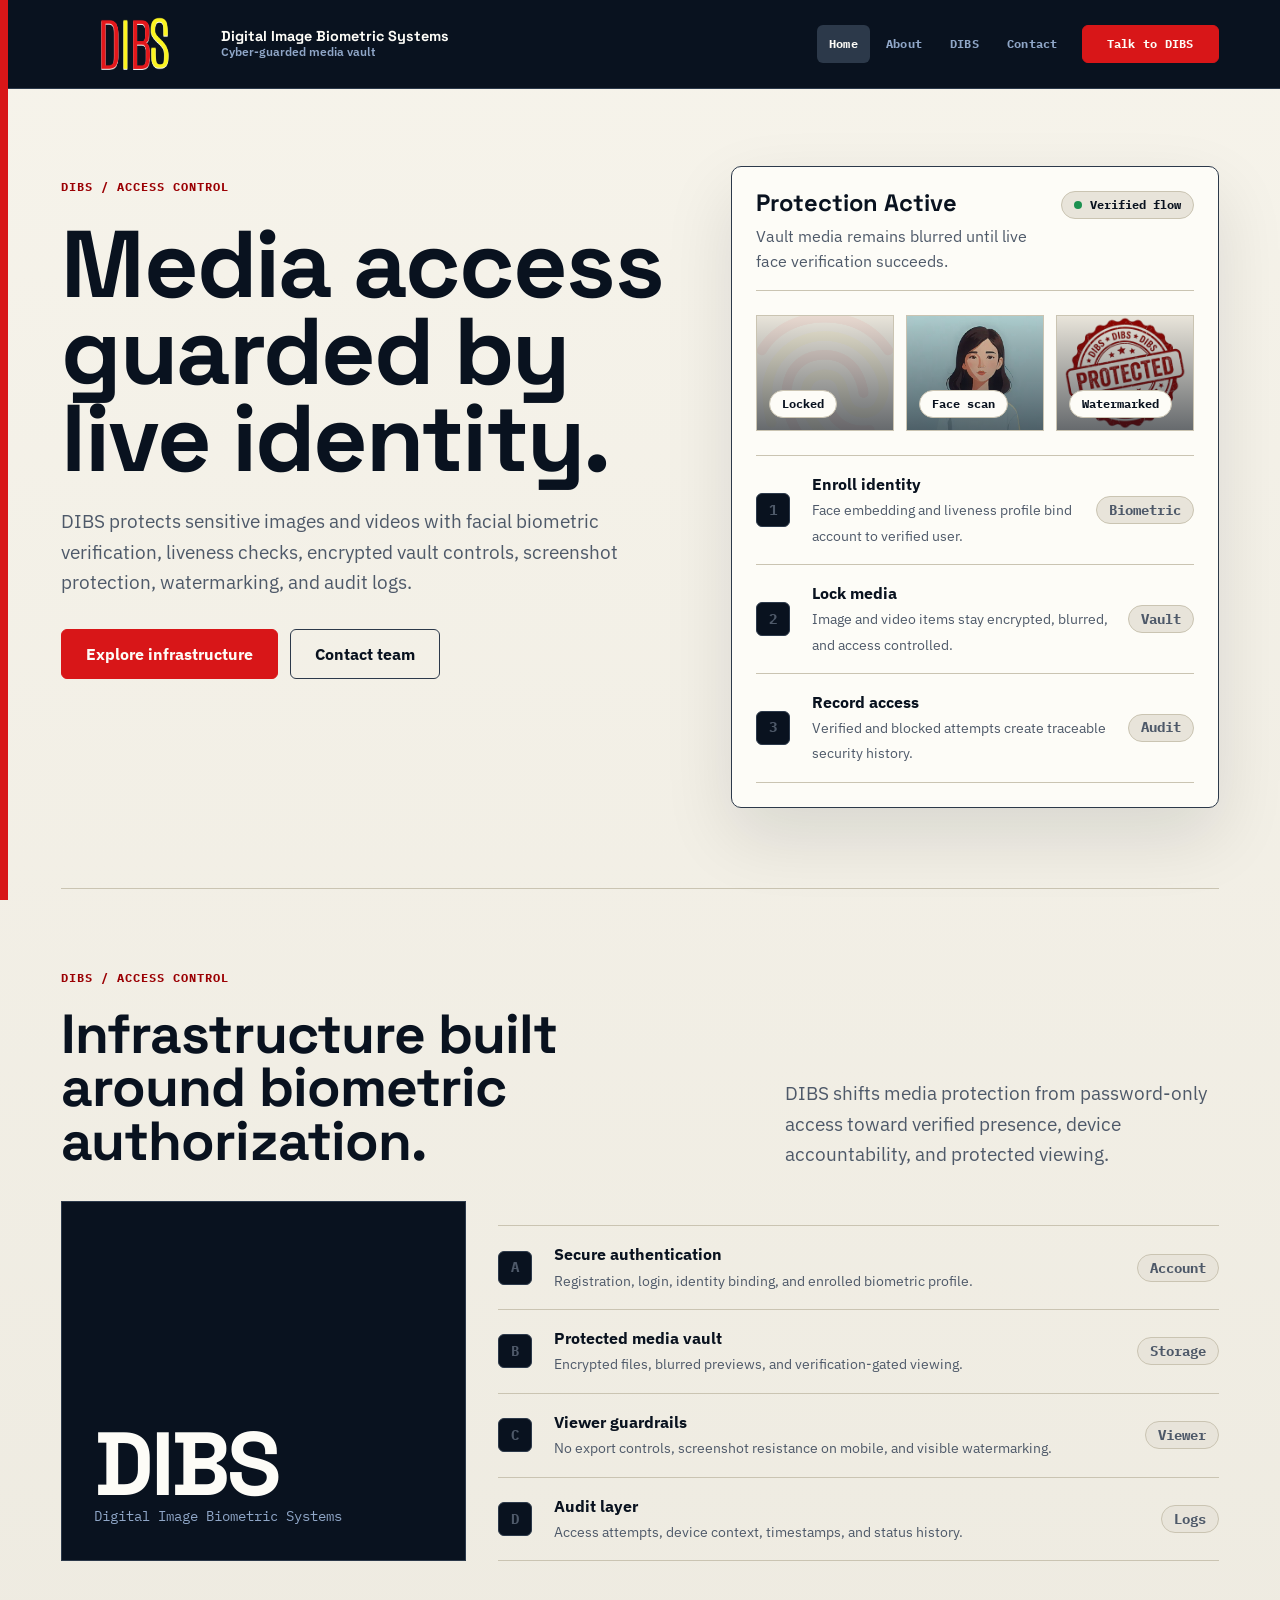
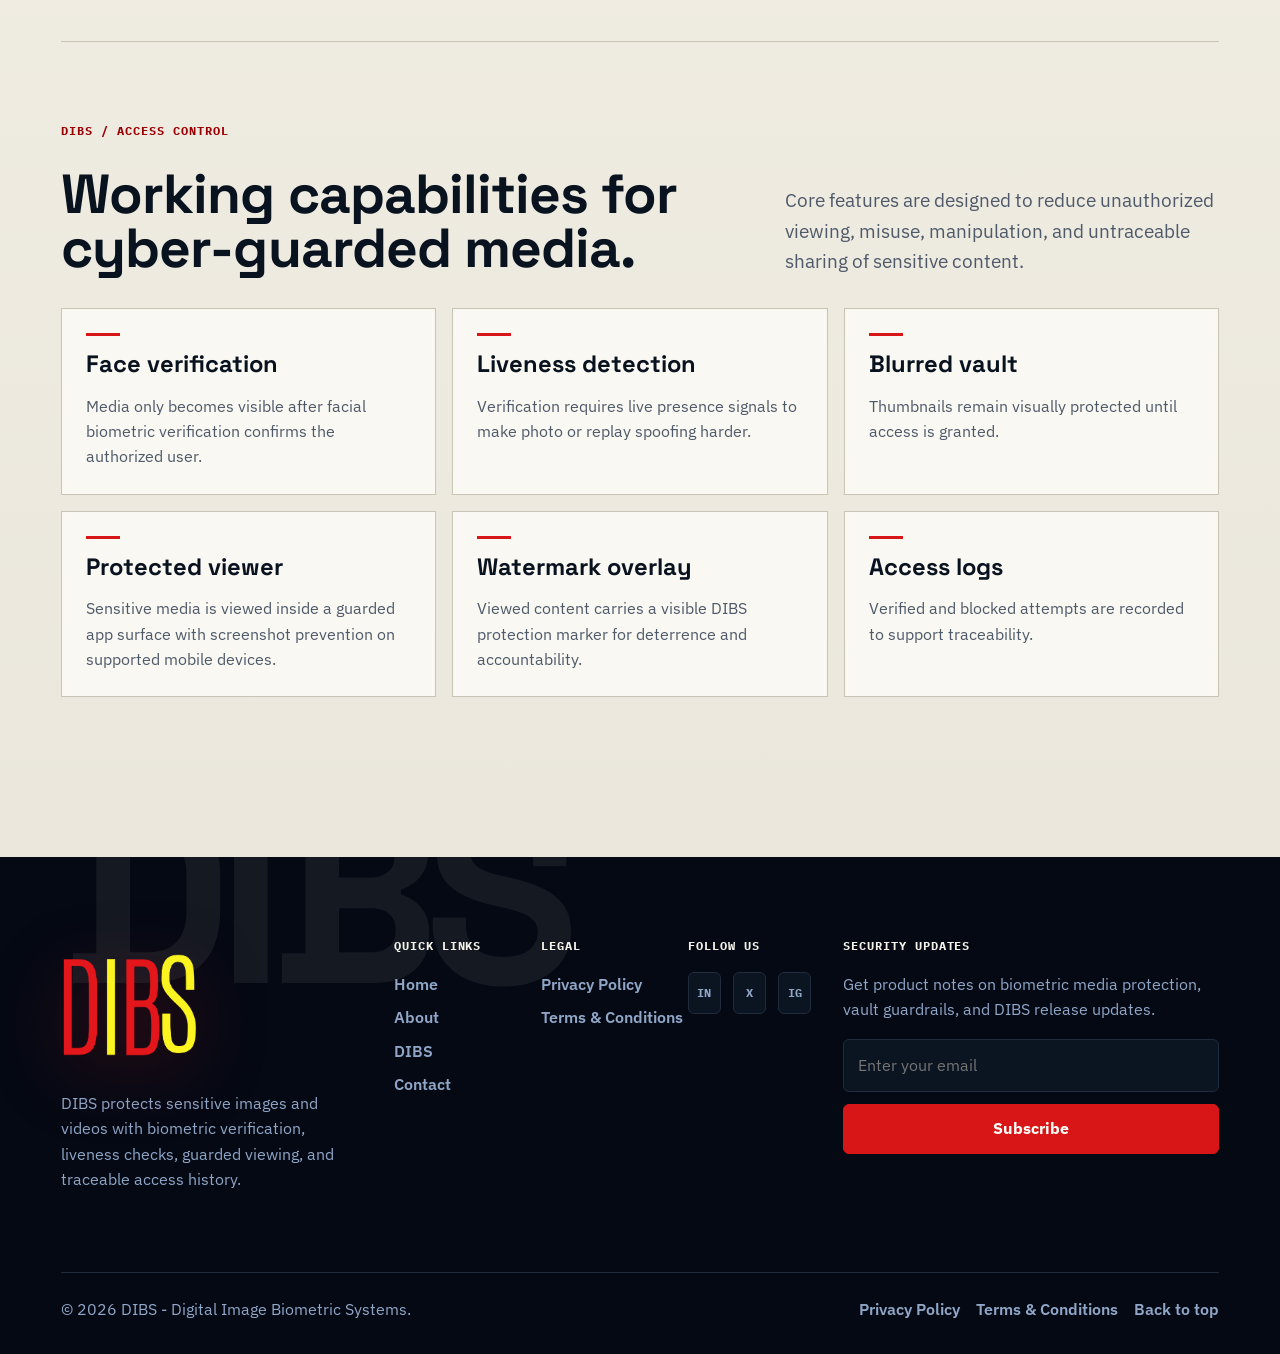
<file: index.html>
<!doctype html>
<html lang="en">
<head>
  <meta charset="utf-8">
  <meta name="viewport" content="width=device-width, initial-scale=1">
  <title>DIBS | Digital Image Biometric Systems</title>
  <meta name="description" content="DIBS is a biometric-secured media protection app for cyber-guarded image and video access.">
  <link rel="icon" href="assets/dibs_logo.png">
  <link rel="stylesheet" href="styles.css?v=17">
</head>
<body id="top">
  <header class="site-header"><div class="nav-shell"><a class="brand" href="index.html" aria-label="DIBS home"><img src="assets/dibs_logo.png" alt="DIBS"><span class="brand-copy"><strong>Digital Image Biometric Systems</strong><small>Cyber-guarded media vault</small></span></a><button class="nav-toggle" type="button" aria-label="Open navigation" aria-expanded="false" data-nav-toggle><span></span></button><nav class="nav-links" aria-label="Primary" data-nav-links><a class="is-active" href="index.html">Home</a><a href="about.html">About</a><a href="dibs.html">DIBS</a><a href="contact.html">Contact</a><a class="nav-cta" href="contact.html">Talk to DIBS</a></nav></div></header>
  <main>
    <section class="hero">
      <div class="hero-copy reveal">
        <h1>Media access guarded by live identity.</h1>
        <p>DIBS protects sensitive images and videos with facial biometric verification, liveness checks, encrypted vault controls, screenshot protection, watermarking, and audit logs.</p>
        <div class="hero-actions">
          <a class="button" href="dibs.html"><span>Explore infrastructure</span></a>
          <a class="button secondary" href="contact.html"><span>Contact team</span></a>
        </div>
      </div>
      <section class="security-panel reveal" aria-labelledby="panel-title">
        <div class="panel-top">
          <div>
            <h2 class="panel-title" id="panel-title">Protection Active</h2>
            <p class="panel-subtitle">Vault media remains blurred until live face verification succeeds.</p>
          </div>
          <span class="status-pill"><span class="status-dot"></span>Verified flow</span>
        </div>
        <div class="vault-preview">
          <div class="vault-tile tile-media tile-splash"><span class="lock-badge">Locked</span></div>
          <div class="vault-tile tile-media tile-face"><span class="lock-badge">Face scan</span></div>
          <div class="vault-tile tile-media tile-watermark"><span class="lock-badge">Watermarked</span></div>
        </div>
        <ol class="pipeline">
          <li class="pipeline-row"><span class="pipeline-icon" aria-hidden="true">1</span><div><strong>Enroll identity</strong><span>Face embedding and liveness profile bind account to verified user.</span></div><span class="badge">Biometric</span></li>
          <li class="pipeline-row"><span class="pipeline-icon" aria-hidden="true">2</span><div><strong>Lock media</strong><span>Image and video items stay encrypted, blurred, and access controlled.</span></div><span class="badge">Vault</span></li>
          <li class="pipeline-row"><span class="pipeline-icon" aria-hidden="true">3</span><div><strong>Record access</strong><span>Verified and blocked attempts create traceable security history.</span></div><span class="badge">Audit</span></li>
        </ol>
      </section>
    </section>

    <section class="section">
      <div class="section-head reveal">
        <h2>Infrastructure built around biometric authorization.</h2>
        <p class="section-lead">DIBS shifts media protection from password-only access toward verified presence, device accountability, and protected viewing.</p>
      </div>
      <div class="infrastructure-map reveal">
        <div class="map-core"><div><strong>DIBS</strong><span>Digital Image Biometric Systems</span></div></div>
        <ul class="map-list">
          <li class="pipeline-row"><span class="pipeline-icon" aria-hidden="true">A</span><div><strong>Secure authentication</strong><span>Registration, login, identity binding, and enrolled biometric profile.</span></div><span class="badge">Account</span></li>
          <li class="pipeline-row"><span class="pipeline-icon" aria-hidden="true">B</span><div><strong>Protected media vault</strong><span>Encrypted files, blurred previews, and verification-gated viewing.</span></div><span class="badge">Storage</span></li>
          <li class="pipeline-row"><span class="pipeline-icon" aria-hidden="true">C</span><div><strong>Viewer guardrails</strong><span>No export controls, screenshot resistance on mobile, and visible watermarking.</span></div><span class="badge">Viewer</span></li>
          <li class="pipeline-row"><span class="pipeline-icon" aria-hidden="true">D</span><div><strong>Audit layer</strong><span>Access attempts, device context, timestamps, and status history.</span></div><span class="badge">Logs</span></li>
        </ul>
      </div>
    </section>

    <section class="section">
      <div class="section-head reveal">
        <h2>Working capabilities for cyber-guarded media.</h2>
        <p class="section-lead">Core features are designed to reduce unauthorized viewing, misuse, manipulation, and untraceable sharing of sensitive content.</p>
      </div>
      <div class="grid-3">
        <article class="feature-card reveal"><h3>Face verification</h3><p>Media only becomes visible after facial biometric verification confirms the authorized user.</p></article>
        <article class="feature-card reveal"><h3>Liveness detection</h3><p>Verification requires live presence signals to make photo or replay spoofing harder.</p></article>
        <article class="feature-card reveal"><h3>Blurred vault</h3><p>Thumbnails remain visually protected until access is granted.</p></article>
        <article class="feature-card reveal"><h3>Protected viewer</h3><p>Sensitive media is viewed inside a guarded app surface with screenshot prevention on supported mobile devices.</p></article>
        <article class="feature-card reveal"><h3>Watermark overlay</h3><p>Viewed content carries a visible DIBS protection marker for deterrence and accountability.</p></article>
        <article class="feature-card reveal"><h3>Access logs</h3><p>Verified and blocked attempts are recorded to support traceability.</p></article>
      </div>
    </section>
  </main>
  <footer class="site-footer">
  <h2 class="sr-only">Footer</h2>
  <div class="footer-watermark" aria-hidden="true">DIBS</div>
  <div class="footer-shell">
    <div class="footer-brand-block">
      <a class="footer-brand" href="index.html" aria-label="DIBS home"><img src="assets/dibs_logo.png" alt="DIBS"></a>
      <p>DIBS protects sensitive images and videos with biometric verification, liveness checks, guarded viewing, and traceable access history.</p>
    </div>
    <div class="footer-nav-block">
      <div>
        <h3>Quick links</h3>
        <nav class="footer-links" aria-label="Footer quick links">
          <a href="index.html">Home</a>
          <a href="about.html">About</a>
          <a href="dibs.html">DIBS</a>
          <a href="contact.html">Contact</a>
        </nav>
      </div>
      <div>
        <h3>Legal</h3>
        <nav class="footer-links" aria-label="Footer legal links">
          <a href="privacy-policy.html">Privacy Policy</a>
          <a href="terms-and-conditions.html">Terms & Conditions</a>
        </nav>
      </div>
      <div>
        <h3>Follow us</h3>
        <nav class="footer-social" aria-label="Social links">
          <a href="contact.html" aria-label="LinkedIn">in</a>
          <a href="contact.html" aria-label="X">x</a>
          <a href="contact.html" aria-label="Instagram">ig</a>
        </nav></div>
    </div>
    <div class="footer-newsletter">
      <h3>Security updates</h3>
      <p>Get product notes on biometric media protection, vault guardrails, and DIBS release updates.</p>
      <form class="footer-form" data-footer-form>
        <label class="sr-only" for="footer-email">Email address</label>
        <input id="footer-email" name="email" type="email" placeholder="Enter your email" required>
        <button type="submit">Subscribe</button>
        <span class="footer-form-status" data-footer-status></span>
      </form>
    </div>
    <div class="footer-bottom">
      <p>© 2026 DIBS - Digital Image Biometric Systems.</p>
      <div class="footer-bottom-links">
        <a href="privacy-policy.html">Privacy Policy</a>
        <a href="terms-and-conditions.html">Terms & Conditions</a>
        <a href="#top">Back to top</a>
      </div>
    </div>
  </div>
</footer>
  <script src="script.js?v=11"></script>
</body>
</html>
</file>
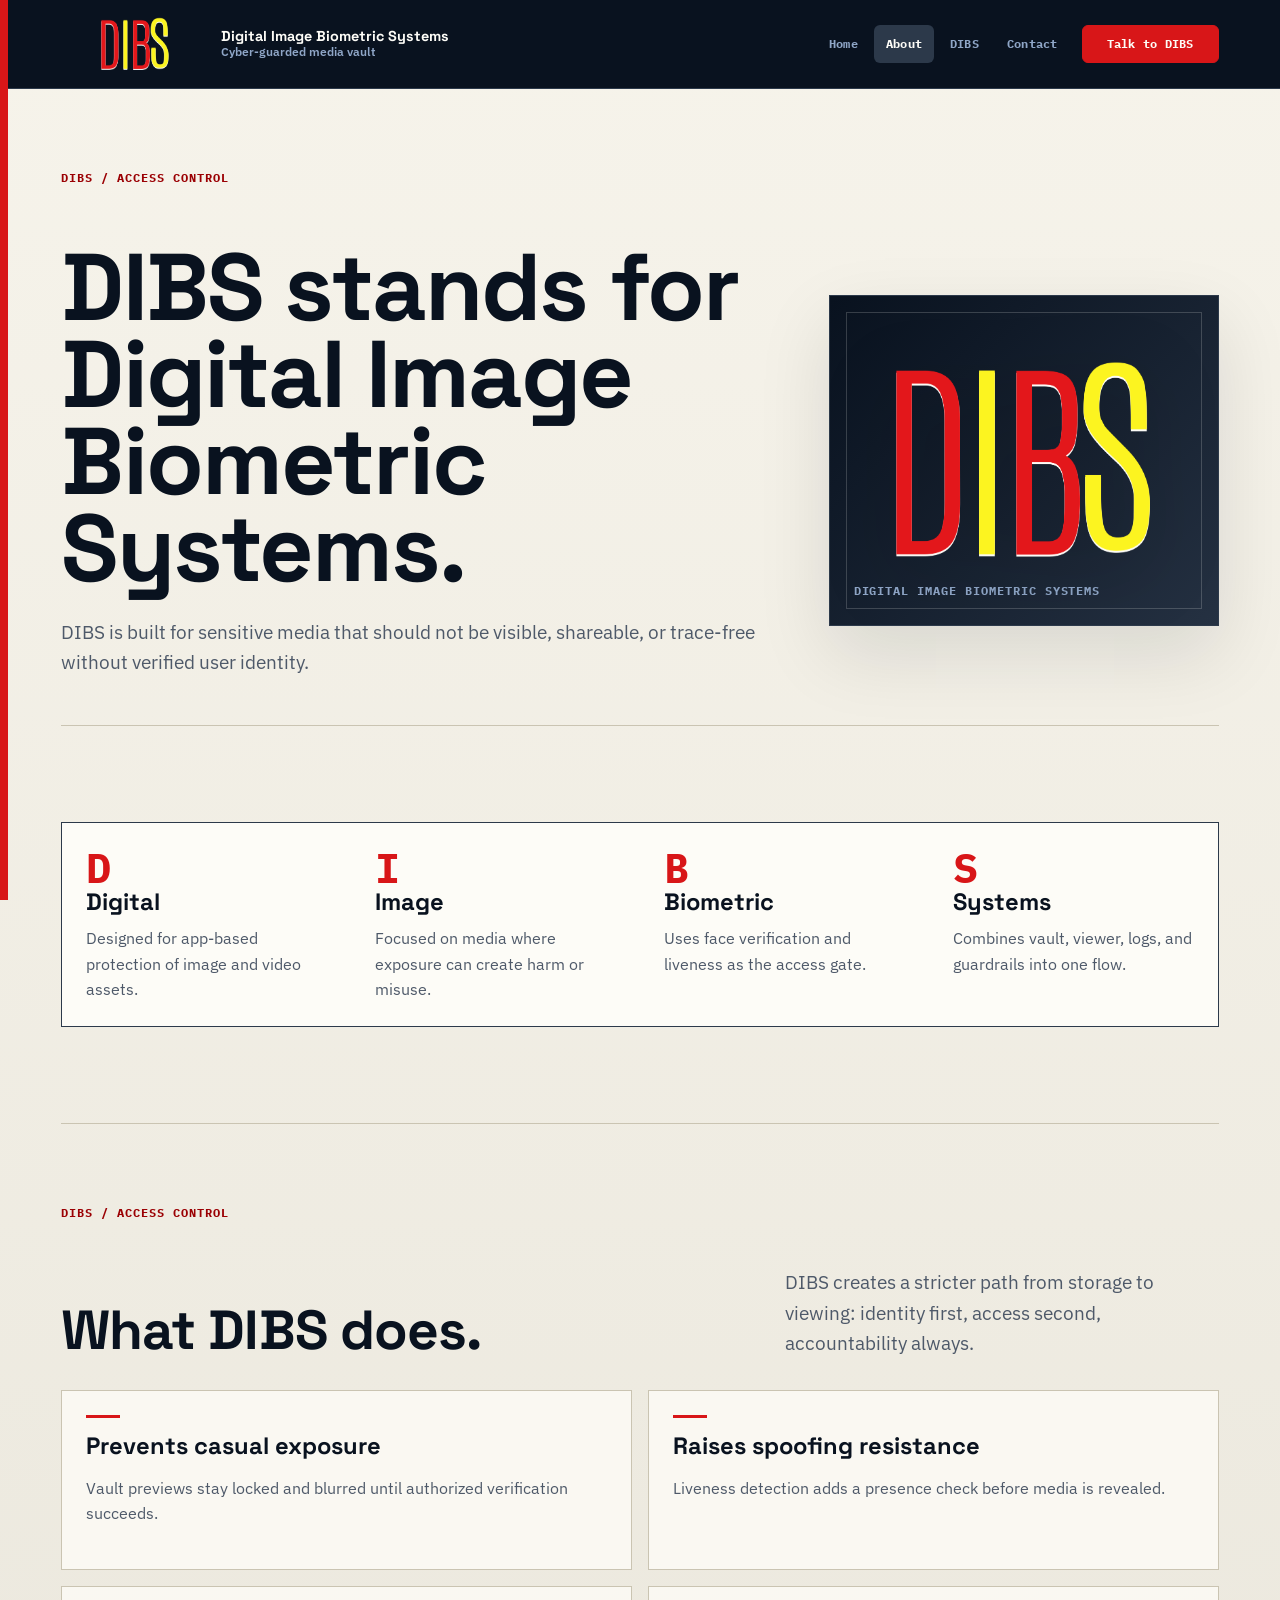
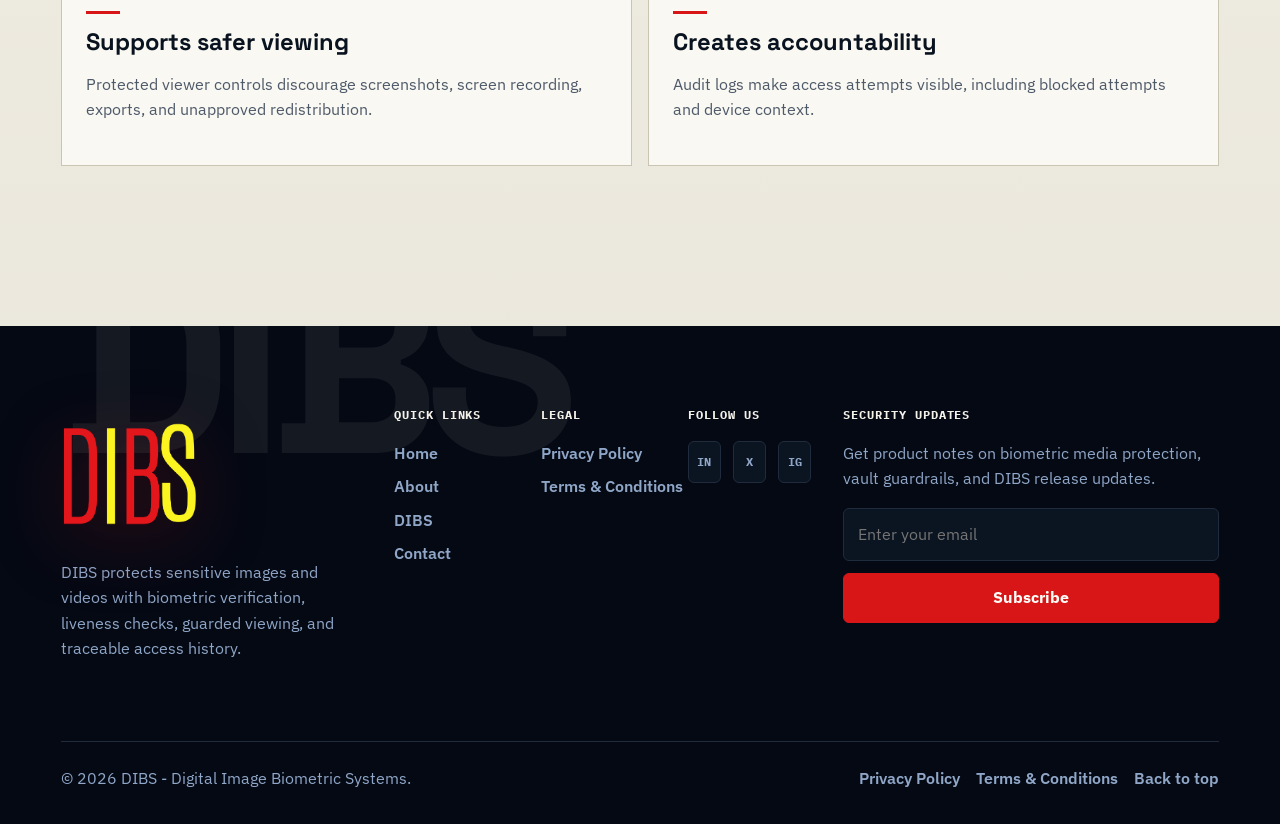
<file: about.html>
<!doctype html>
<html lang="en">
<head>
  <meta charset="utf-8">
  <meta name="viewport" content="width=device-width, initial-scale=1">
  <title>About DIBS</title>
  <meta name="description" content="About Digital Image Biometric Systems and its role in secure media access.">
  <link rel="icon" href="assets/dibs_logo.png">
  <link rel="stylesheet" href="styles.css?v=17">
</head>
<body id="top">
  <header class="site-header"><div class="nav-shell"><a class="brand" href="index.html" aria-label="DIBS home"><img src="assets/dibs_logo.png" alt="DIBS"><span class="brand-copy"><strong>Digital Image Biometric Systems</strong><small>Cyber-guarded media vault</small></span></a><button class="nav-toggle" type="button" aria-label="Open navigation" aria-expanded="false" data-nav-toggle><span></span></button><nav class="nav-links" aria-label="Primary" data-nav-links><a href="index.html">Home</a><a class="is-active" href="about.html">About</a><a href="dibs.html">DIBS</a><a href="contact.html">Contact</a><a class="nav-cta" href="contact.html">Talk to DIBS</a></nav></div></header>
  <main>
    <section class="page-heading about-heading reveal">
      <div>
        <h1>DIBS stands for Digital Image Biometric Systems.</h1>
        <p>DIBS is built for sensitive media that should not be visible, shareable, or trace-free without verified user identity.</p>
      </div>
      <figure class="about-logo-mark" aria-label="DIBS logo">
        <img src="assets/dibs_logo.png" alt="DIBS">
      </figure>
    </section>
    <section class="section">
      <dl class="definition-strip reveal">
        <div><dt><b aria-hidden="true">D</b>Digital</dt><dd>Designed for app-based protection of image and video assets.</dd></div>
        <div><dt><b aria-hidden="true">I</b>Image</dt><dd>Focused on media where exposure can create harm or misuse.</dd></div>
        <div><dt><b aria-hidden="true">B</b>Biometric</dt><dd>Uses face verification and liveness as the access gate.</dd></div>
        <div><dt><b aria-hidden="true">S</b>Systems</dt><dd>Combines vault, viewer, logs, and guardrails into one flow.</dd></div>
      </dl>
    </section>
    <section class="section">
      <div class="section-head reveal"><h2>What DIBS does.</h2><p class="section-lead">DIBS creates a stricter path from storage to viewing: identity first, access second, accountability always.</p></div>
      <div class="grid-2">
        <article class="feature-card reveal"><h3>Prevents casual exposure</h3><p>Vault previews stay locked and blurred until authorized verification succeeds.</p></article>
        <article class="feature-card reveal"><h3>Raises spoofing resistance</h3><p>Liveness detection adds a presence check before media is revealed.</p></article>
        <article class="feature-card reveal"><h3>Supports safer viewing</h3><p>Protected viewer controls discourage screenshots, screen recording, exports, and unapproved redistribution.</p></article>
        <article class="feature-card reveal"><h3>Creates accountability</h3><p>Audit logs make access attempts visible, including blocked attempts and device context.</p></article>
      </div>
    </section>
  </main>
  <footer class="site-footer">
  <h2 class="sr-only">Footer</h2>
  <div class="footer-watermark" aria-hidden="true">DIBS</div>
  <div class="footer-shell">
    <div class="footer-brand-block">
      <a class="footer-brand" href="index.html" aria-label="DIBS home"><img src="assets/dibs_logo.png" alt="DIBS"></a>
      <p>DIBS protects sensitive images and videos with biometric verification, liveness checks, guarded viewing, and traceable access history.</p>
    </div>
    <div class="footer-nav-block">
      <div>
        <h3>Quick links</h3>
        <nav class="footer-links" aria-label="Footer quick links">
          <a href="index.html">Home</a>
          <a href="about.html">About</a>
          <a href="dibs.html">DIBS</a>
          <a href="contact.html">Contact</a>
        </nav>
      </div>
      <div>
        <h3>Legal</h3>
        <nav class="footer-links" aria-label="Footer legal links">
          <a href="privacy-policy.html">Privacy Policy</a>
          <a href="terms-and-conditions.html">Terms & Conditions</a>
        </nav>
      </div>
      <div>
        <h3>Follow us</h3>
        <nav class="footer-social" aria-label="Social links">
          <a href="contact.html" aria-label="LinkedIn">in</a>
          <a href="contact.html" aria-label="X">x</a>
          <a href="contact.html" aria-label="Instagram">ig</a>
        </nav></div>
    </div>
    <div class="footer-newsletter">
      <h3>Security updates</h3>
      <p>Get product notes on biometric media protection, vault guardrails, and DIBS release updates.</p>
      <form class="footer-form" data-footer-form>
        <label class="sr-only" for="footer-email">Email address</label>
        <input id="footer-email" name="email" type="email" placeholder="Enter your email" required>
        <button type="submit">Subscribe</button>
        <span class="footer-form-status" data-footer-status></span>
      </form>
    </div>
    <div class="footer-bottom">
      <p>© 2026 DIBS - Digital Image Biometric Systems.</p>
      <div class="footer-bottom-links">
        <a href="privacy-policy.html">Privacy Policy</a>
        <a href="terms-and-conditions.html">Terms & Conditions</a>
        <a href="#top">Back to top</a>
      </div>
    </div>
  </div>
</footer>
  <script src="script.js?v=11"></script>
</body>
</html>
</file>
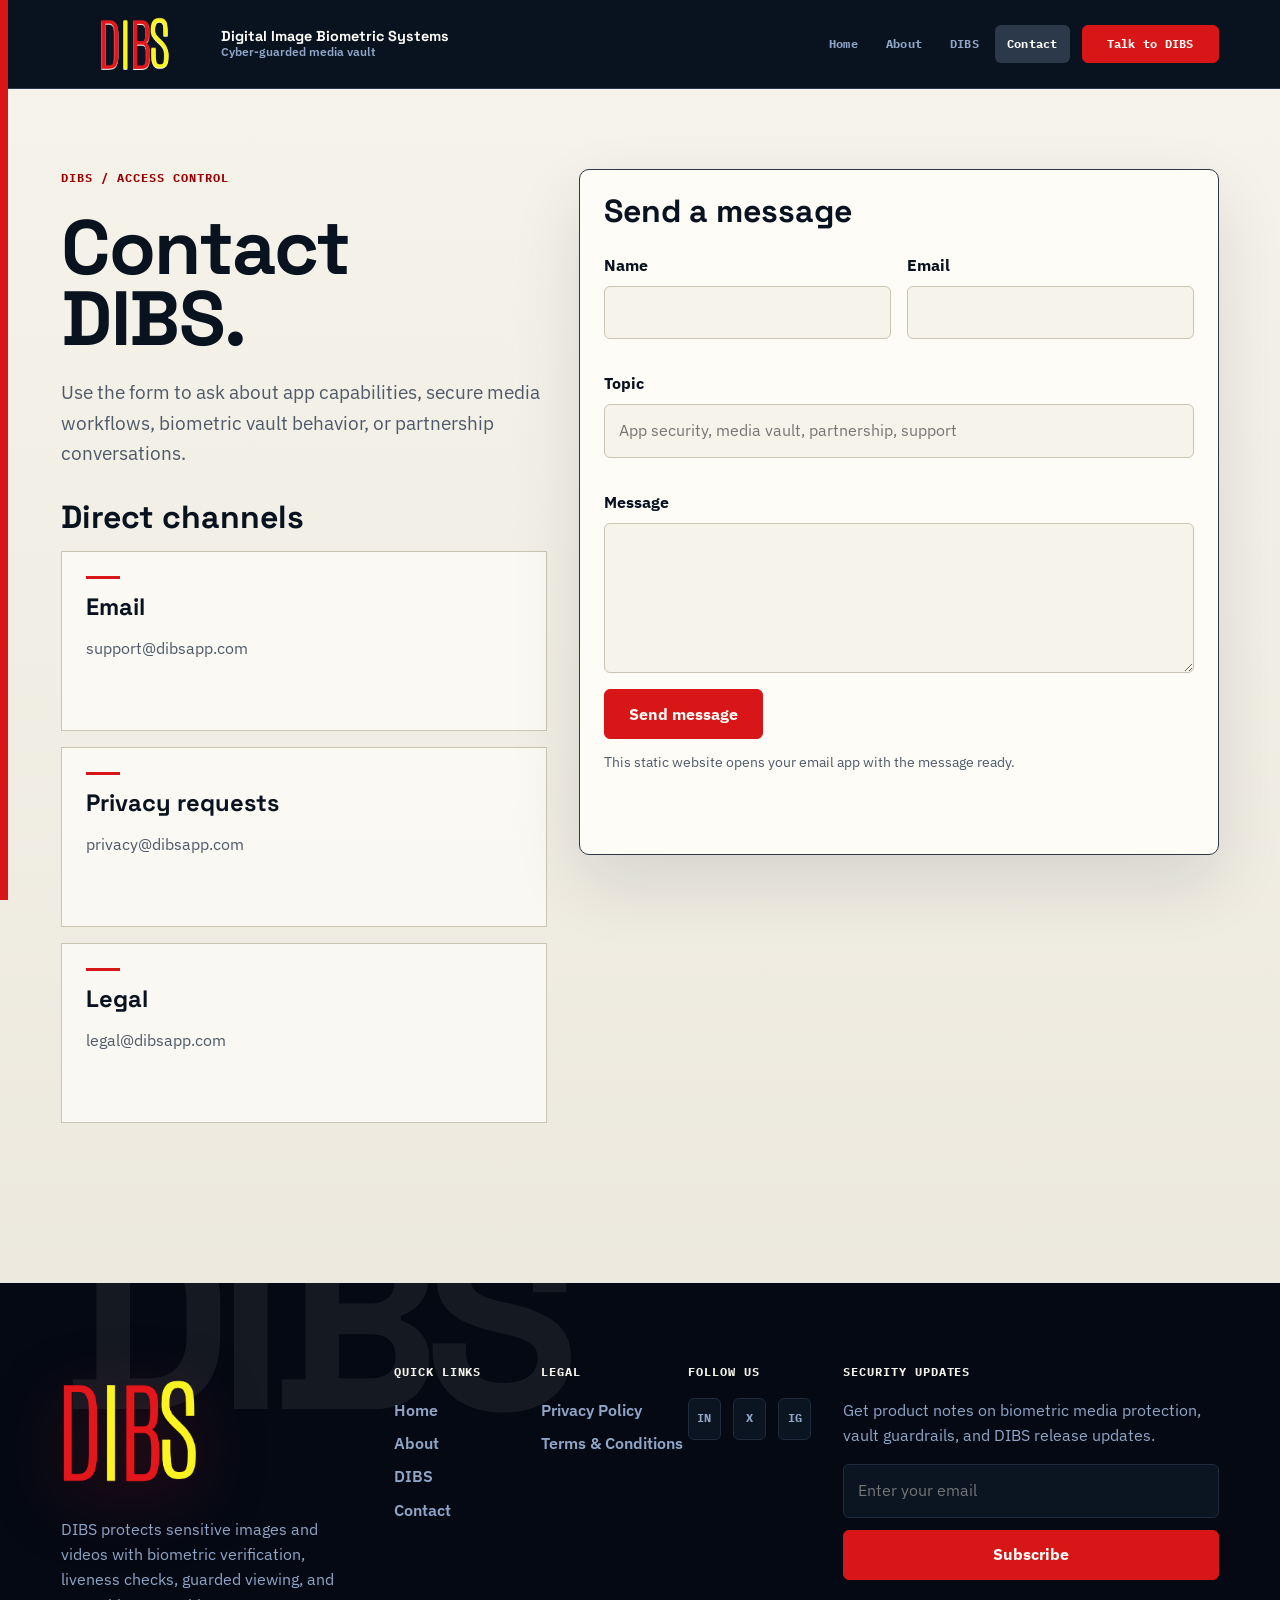
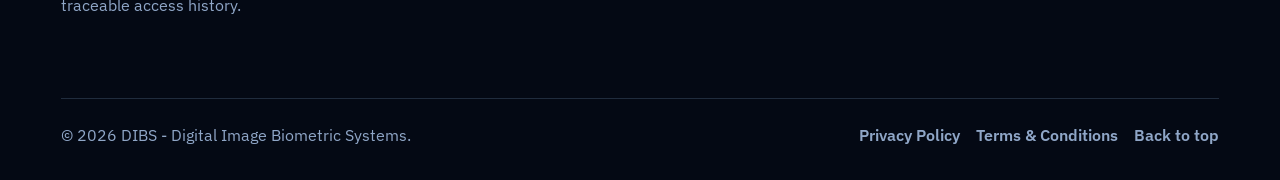
<file: contact.html>
<!doctype html>
<html lang="en">
<head>
  <meta charset="utf-8">
  <meta name="viewport" content="width=device-width, initial-scale=1">
  <title>Contact DIBS</title>
  <meta name="description" content="Contact DIBS to learn more about biometric-secured media protection.">
  <link rel="icon" href="assets/dibs_logo.png">
  <link rel="stylesheet" href="styles.css?v=17">
</head>
<body id="top">
  <header class="site-header"><div class="nav-shell"><a class="brand" href="index.html" aria-label="DIBS home"><img src="assets/dibs_logo.png" alt="DIBS"><span class="brand-copy"><strong>Digital Image Biometric Systems</strong><small>Cyber-guarded media vault</small></span></a><button class="nav-toggle" type="button" aria-label="Open navigation" aria-expanded="false" data-nav-toggle><span></span></button><nav class="nav-links" aria-label="Primary" data-nav-links><a href="index.html">Home</a><a href="about.html">About</a><a href="dibs.html">DIBS</a><a class="is-active" href="contact.html">Contact</a><a class="nav-cta" href="contact.html">Talk to DIBS</a></nav></div></header>
  <main>
    <section class="contact-page">
      <div class="reveal">
        <div class="page-heading">
          <h1>Contact DIBS.</h1>
          <p>Use the form to ask about app capabilities, secure media workflows, biometric vault behavior, or partnership conversations.</p>
        </div>
        <h2>Direct channels</h2>
        <div class="grid-1">
          <article class="contact-card"><h3>Email</h3><p>support@dibsapp.com</p></article>
          <article class="contact-card"><h3>Privacy requests</h3><p>privacy@dibsapp.com</p></article>
          <article class="contact-card"><h3>Legal</h3><p>legal@dibsapp.com</p></article>
        </div>
      </div>
      <form class="contact-form reveal" aria-labelledby="message-title" data-contact-form>
        <h2 id="message-title">Send a message</h2>
        <div class="form-grid">
          <div class="form-field"><label for="name">Name</label><input id="name" name="name" autocomplete="name" required></div>
          <div class="form-field"><label for="email">Email</label><input id="email" name="email" type="email" autocomplete="email" required></div>
          <div class="form-field full"><label for="topic">Topic</label><input id="topic" name="topic" placeholder="App security, media vault, partnership, support"></div>
          <div class="form-field full"><label for="message">Message</label><textarea id="message" name="message" required></textarea></div>
        </div>
        <button class="button" type="submit">Send message</button>
        <p class="form-note">This static website opens your email app with the message ready.</p>
        <p class="form-status" data-form-status></p>
      </form>
    </section>
  </main>
  <footer class="site-footer">
  <h2 class="sr-only">Footer</h2>
  <div class="footer-watermark" aria-hidden="true">DIBS</div>
  <div class="footer-shell">
    <div class="footer-brand-block">
      <a class="footer-brand" href="index.html" aria-label="DIBS home"><img src="assets/dibs_logo.png" alt="DIBS"></a>
      <p>DIBS protects sensitive images and videos with biometric verification, liveness checks, guarded viewing, and traceable access history.</p>
    </div>
    <div class="footer-nav-block">
      <div>
        <h3>Quick links</h3>
        <nav class="footer-links" aria-label="Footer quick links">
          <a href="index.html">Home</a>
          <a href="about.html">About</a>
          <a href="dibs.html">DIBS</a>
          <a href="contact.html">Contact</a>
        </nav>
      </div>
      <div>
        <h3>Legal</h3>
        <nav class="footer-links" aria-label="Footer legal links">
          <a href="privacy-policy.html">Privacy Policy</a>
          <a href="terms-and-conditions.html">Terms & Conditions</a>
        </nav>
      </div>
      <div>
        <h3>Follow us</h3>
        <nav class="footer-social" aria-label="Social links">
          <a href="contact.html" aria-label="LinkedIn">in</a>
          <a href="contact.html" aria-label="X">x</a>
          <a href="contact.html" aria-label="Instagram">ig</a>
        </nav></div>
    </div>
    <div class="footer-newsletter">
      <h3>Security updates</h3>
      <p>Get product notes on biometric media protection, vault guardrails, and DIBS release updates.</p>
      <form class="footer-form" data-footer-form>
        <label class="sr-only" for="footer-email">Email address</label>
        <input id="footer-email" name="email" type="email" placeholder="Enter your email" required>
        <button type="submit">Subscribe</button>
        <span class="footer-form-status" data-footer-status></span>
      </form>
    </div>
    <div class="footer-bottom">
      <p>© 2026 DIBS - Digital Image Biometric Systems.</p>
      <div class="footer-bottom-links">
        <a href="privacy-policy.html">Privacy Policy</a>
        <a href="terms-and-conditions.html">Terms & Conditions</a>
        <a href="#top">Back to top</a>
      </div>
    </div>
  </div>
</footer>
  <script src="script.js?v=11"></script>
</body>
</html>
</file>
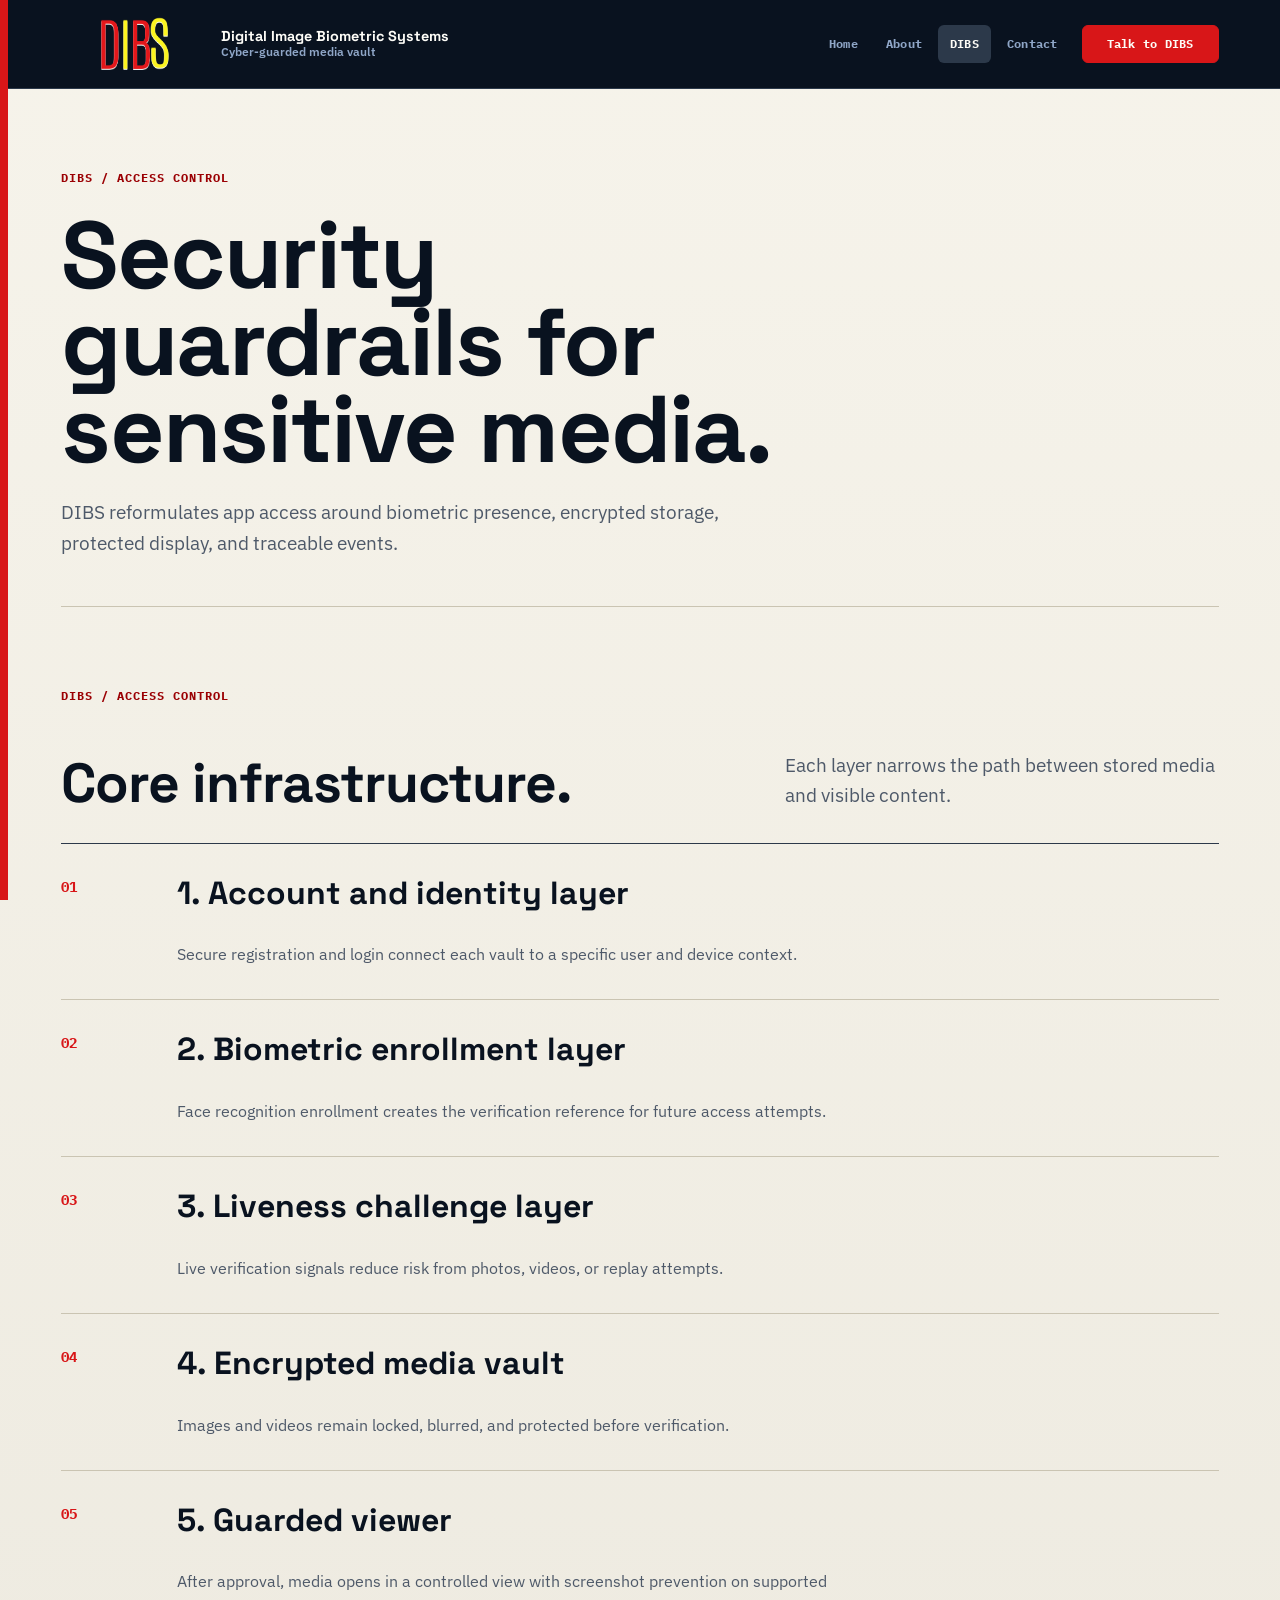
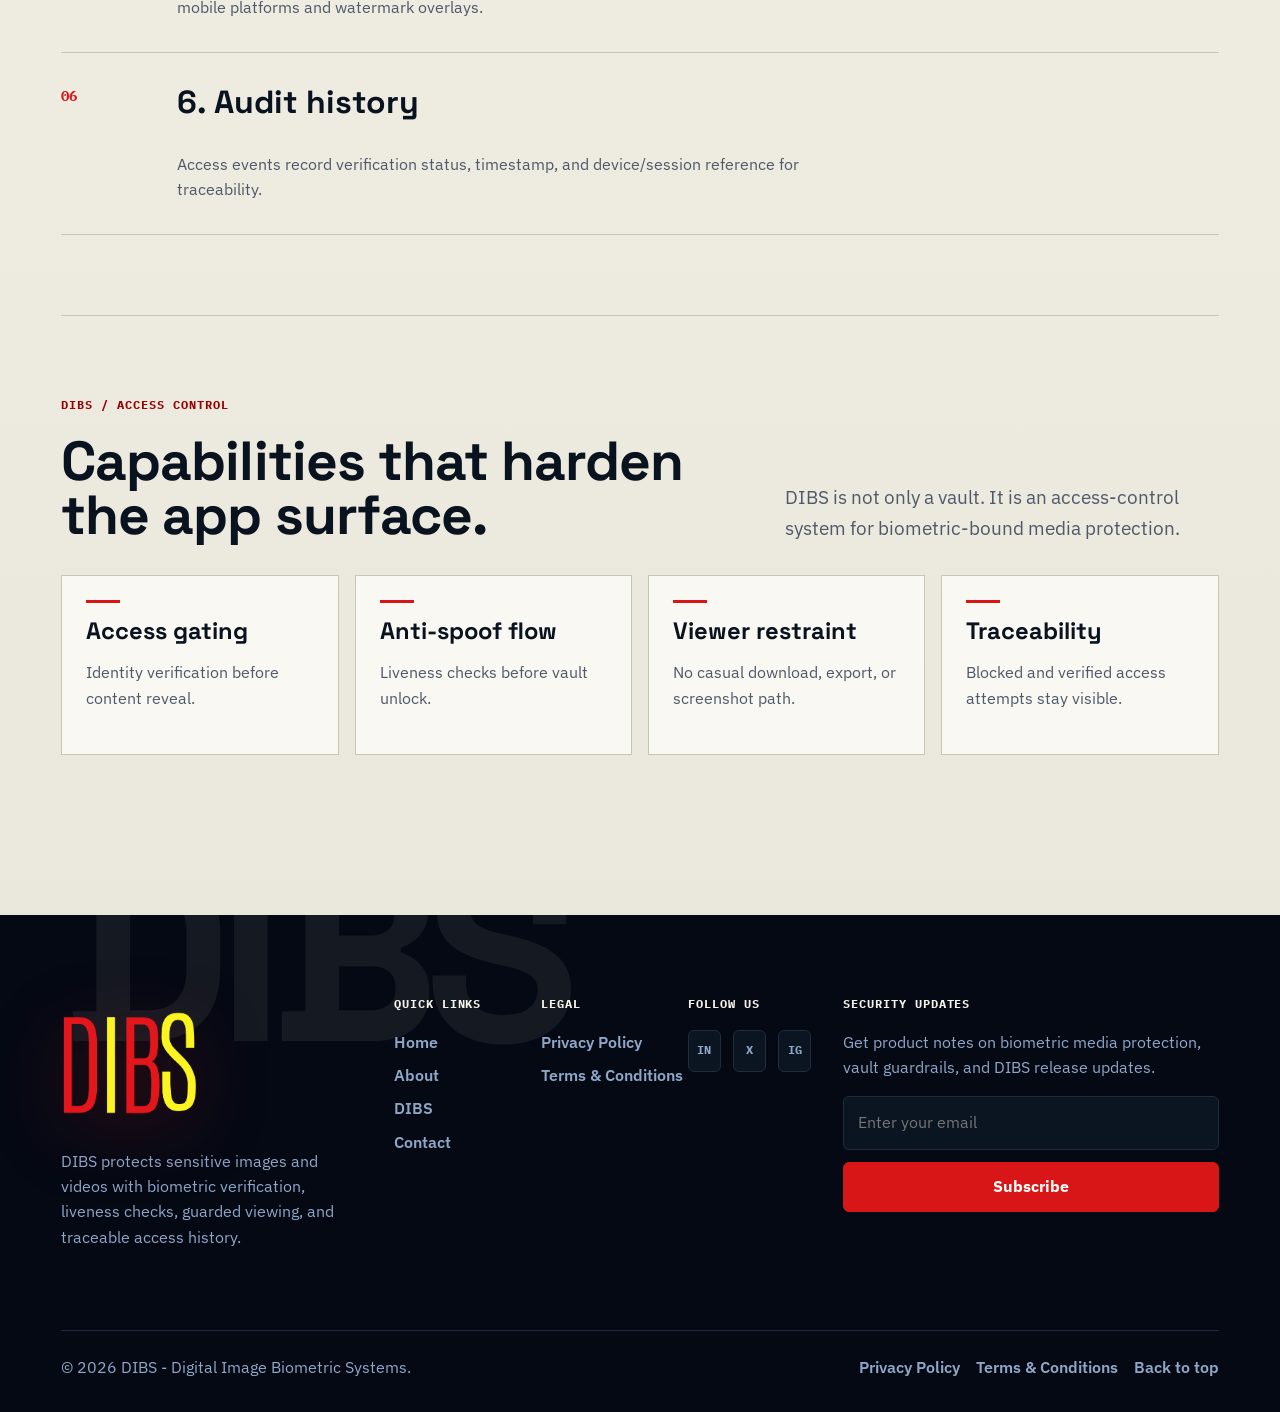
<file: dibs.html>
<!doctype html>
<html lang="en">
<head>
  <meta charset="utf-8">
  <meta name="viewport" content="width=device-width, initial-scale=1">
  <title>DIBS Infrastructure</title>
  <meta name="description" content="DIBS app infrastructure, core capabilities, and security guardrails.">
  <link rel="icon" href="assets/dibs_logo.png">
  <link rel="stylesheet" href="styles.css?v=17">
</head>
<body id="top">
  <header class="site-header"><div class="nav-shell"><a class="brand" href="index.html" aria-label="DIBS home"><img src="assets/dibs_logo.png" alt="DIBS"><span class="brand-copy"><strong>Digital Image Biometric Systems</strong><small>Cyber-guarded media vault</small></span></a><button class="nav-toggle" type="button" aria-label="Open navigation" aria-expanded="false" data-nav-toggle><span></span></button><nav class="nav-links" aria-label="Primary" data-nav-links><a href="index.html">Home</a><a href="about.html">About</a><a class="is-active" href="dibs.html">DIBS</a><a href="contact.html">Contact</a><a class="nav-cta" href="contact.html">Talk to DIBS</a></nav></div></header>
  <main>
    <section class="page-heading reveal">
      <h1>Security guardrails for sensitive media.</h1>
      <p>DIBS reformulates app access around biometric presence, encrypted storage, protected display, and traceable events.</p>
    </section>
    <section class="section">
      <div class="section-head reveal"><h2>Core infrastructure.</h2><p class="section-lead">Each layer narrows the path between stored media and visible content.</p></div>
      <div class="timeline">
        <article class="timeline-step reveal"><h3>1. Account and identity layer</h3><p>Secure registration and login connect each vault to a specific user and device context.</p></article>
        <article class="timeline-step reveal"><h3>2. Biometric enrollment layer</h3><p>Face recognition enrollment creates the verification reference for future access attempts.</p></article>
        <article class="timeline-step reveal"><h3>3. Liveness challenge layer</h3><p>Live verification signals reduce risk from photos, videos, or replay attempts.</p></article>
        <article class="timeline-step reveal"><h3>4. Encrypted media vault</h3><p>Images and videos remain locked, blurred, and protected before verification.</p></article>
        <article class="timeline-step reveal"><h3>5. Guarded viewer</h3><p>After approval, media opens in a controlled view with screenshot prevention on supported mobile platforms and watermark overlays.</p></article>
        <article class="timeline-step reveal"><h3>6. Audit history</h3><p>Access events record verification status, timestamp, and device/session reference for traceability.</p></article>
      </div>
    </section>
    <section class="section">
      <div class="section-head reveal"><h2>Capabilities that harden the app surface.</h2><p class="section-lead">DIBS is not only a vault. It is an access-control system for biometric-bound media protection.</p></div>
      <div class="capability-grid">
        <article class="capability reveal"><h3>Access gating</h3><p>Identity verification before content reveal.</p></article>
        <article class="capability reveal"><h3>Anti-spoof flow</h3><p>Liveness checks before vault unlock.</p></article>
        <article class="capability reveal"><h3>Viewer restraint</h3><p>No casual download, export, or screenshot path.</p></article>
        <article class="capability reveal"><h3>Traceability</h3><p>Blocked and verified access attempts stay visible.</p></article>
      </div>
    </section>
  </main>
  <footer class="site-footer">
  <h2 class="sr-only">Footer</h2>
  <div class="footer-watermark" aria-hidden="true">DIBS</div>
  <div class="footer-shell">
    <div class="footer-brand-block">
      <a class="footer-brand" href="index.html" aria-label="DIBS home"><img src="assets/dibs_logo.png" alt="DIBS"></a>
      <p>DIBS protects sensitive images and videos with biometric verification, liveness checks, guarded viewing, and traceable access history.</p>
    </div>
    <div class="footer-nav-block">
      <div>
        <h3>Quick links</h3>
        <nav class="footer-links" aria-label="Footer quick links">
          <a href="index.html">Home</a>
          <a href="about.html">About</a>
          <a href="dibs.html">DIBS</a>
          <a href="contact.html">Contact</a>
        </nav>
      </div>
      <div>
        <h3>Legal</h3>
        <nav class="footer-links" aria-label="Footer legal links">
          <a href="privacy-policy.html">Privacy Policy</a>
          <a href="terms-and-conditions.html">Terms & Conditions</a>
        </nav>
      </div>
      <div>
        <h3>Follow us</h3>
        <nav class="footer-social" aria-label="Social links">
          <a href="contact.html" aria-label="LinkedIn">in</a>
          <a href="contact.html" aria-label="X">x</a>
          <a href="contact.html" aria-label="Instagram">ig</a>
        </nav></div>
    </div>
    <div class="footer-newsletter">
      <h3>Security updates</h3>
      <p>Get product notes on biometric media protection, vault guardrails, and DIBS release updates.</p>
      <form class="footer-form" data-footer-form>
        <label class="sr-only" for="footer-email">Email address</label>
        <input id="footer-email" name="email" type="email" placeholder="Enter your email" required>
        <button type="submit">Subscribe</button>
        <span class="footer-form-status" data-footer-status></span>
      </form>
    </div>
    <div class="footer-bottom">
      <p>© 2026 DIBS - Digital Image Biometric Systems.</p>
      <div class="footer-bottom-links">
        <a href="privacy-policy.html">Privacy Policy</a>
        <a href="terms-and-conditions.html">Terms & Conditions</a>
        <a href="#top">Back to top</a>
      </div>
    </div>
  </div>
</footer>
  <script src="script.js?v=11"></script>
</body>
</html>
</file>
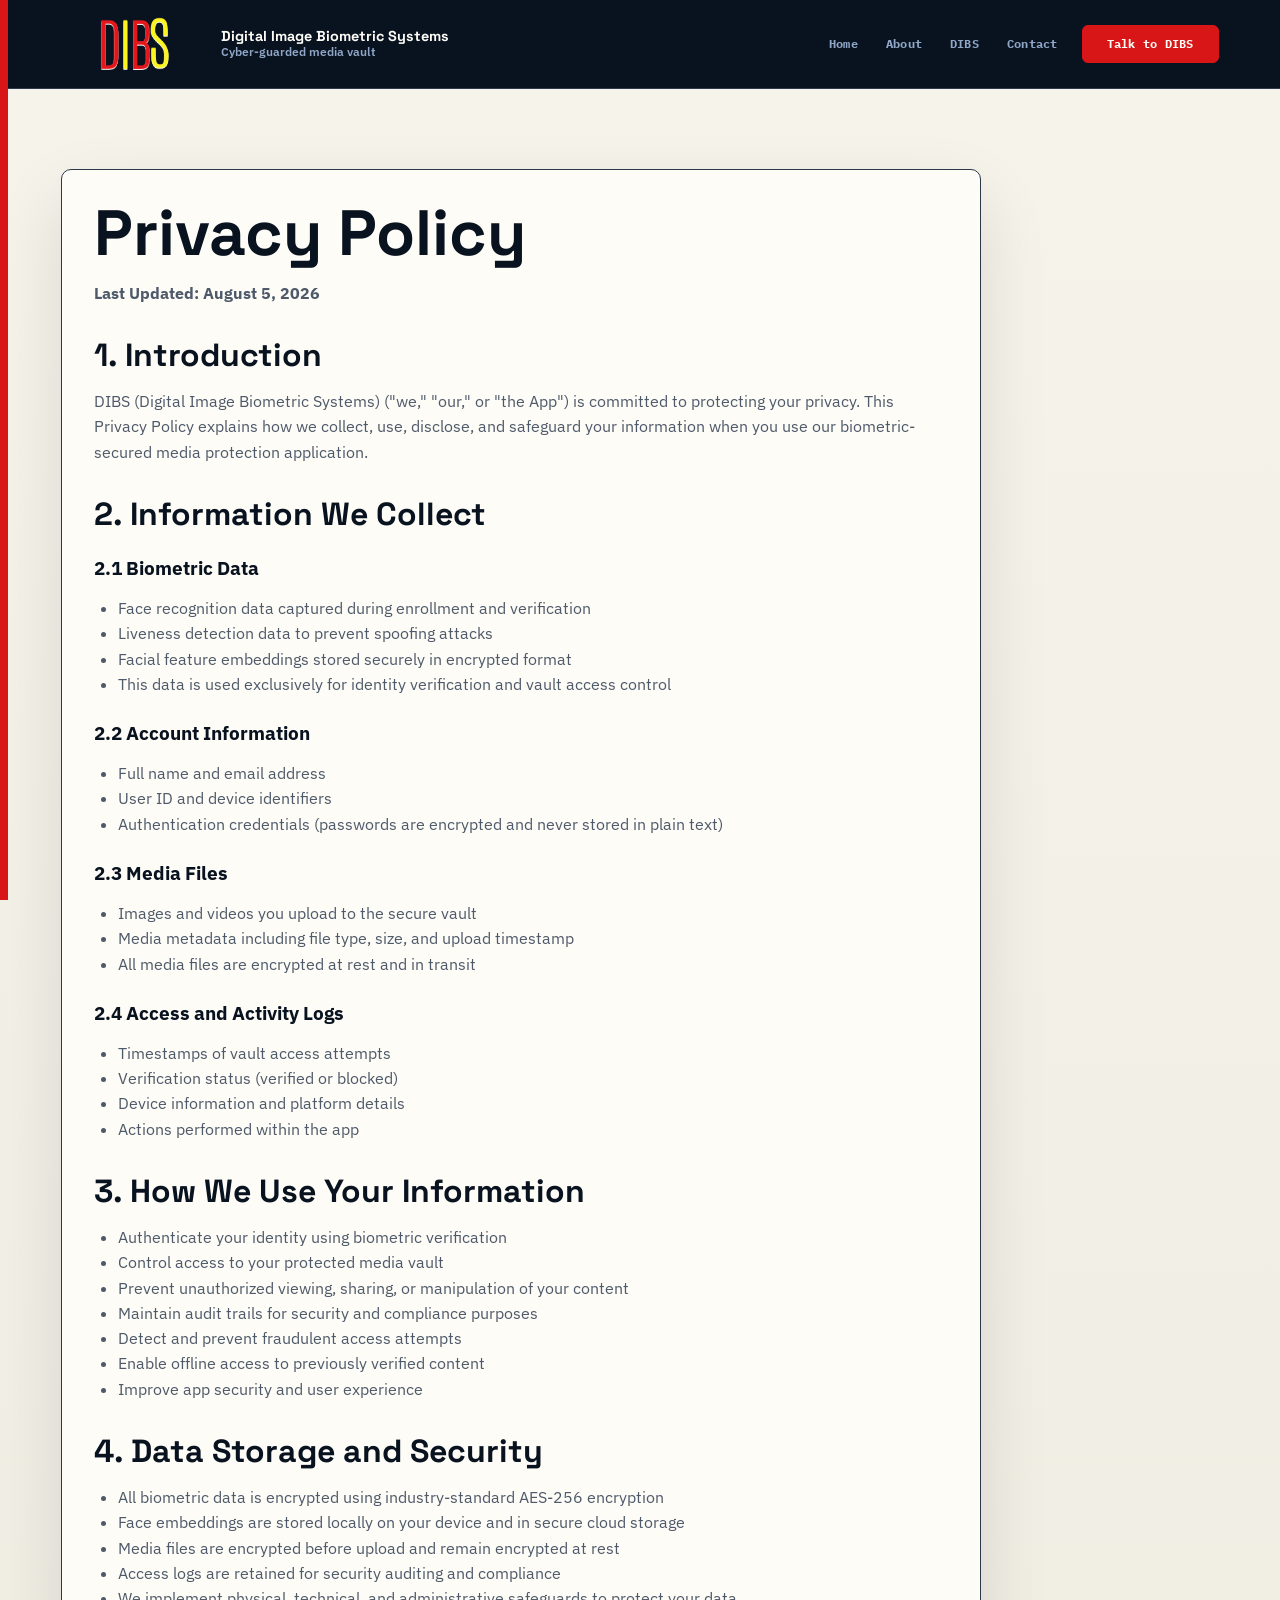
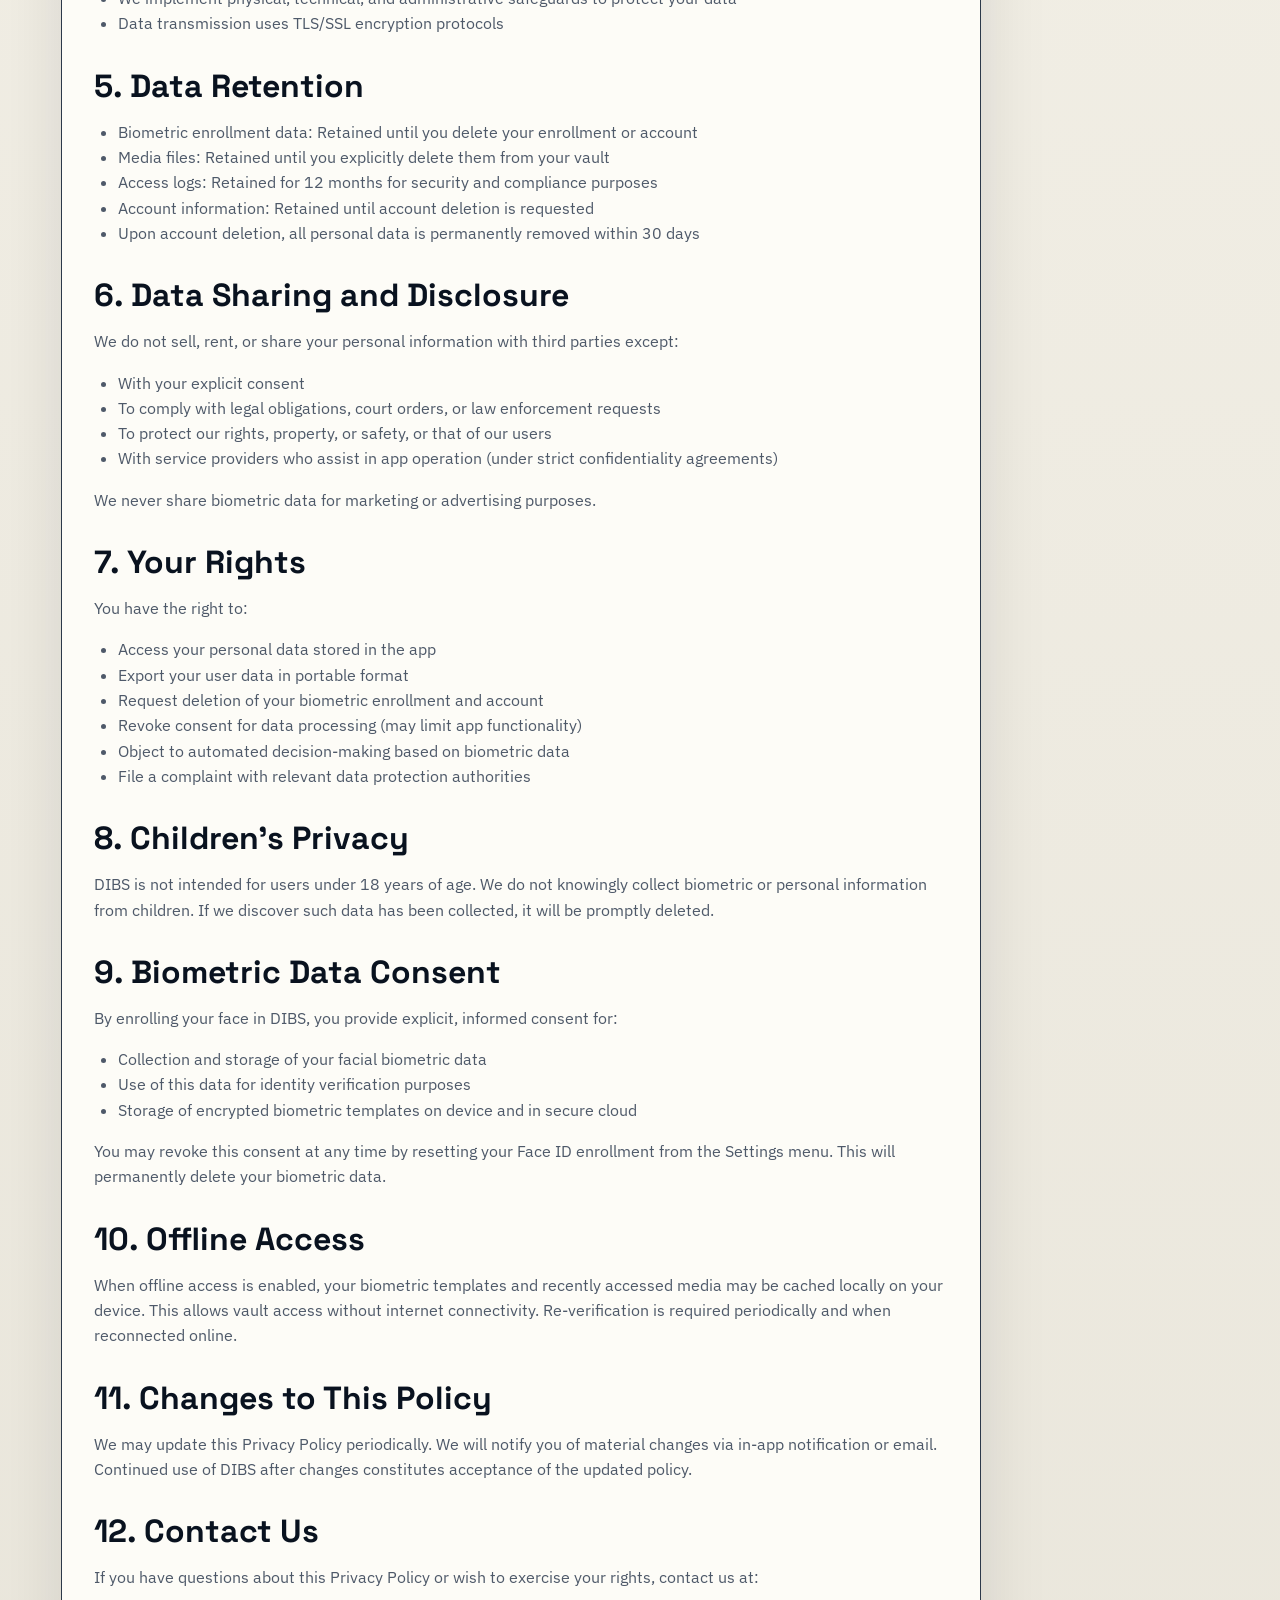
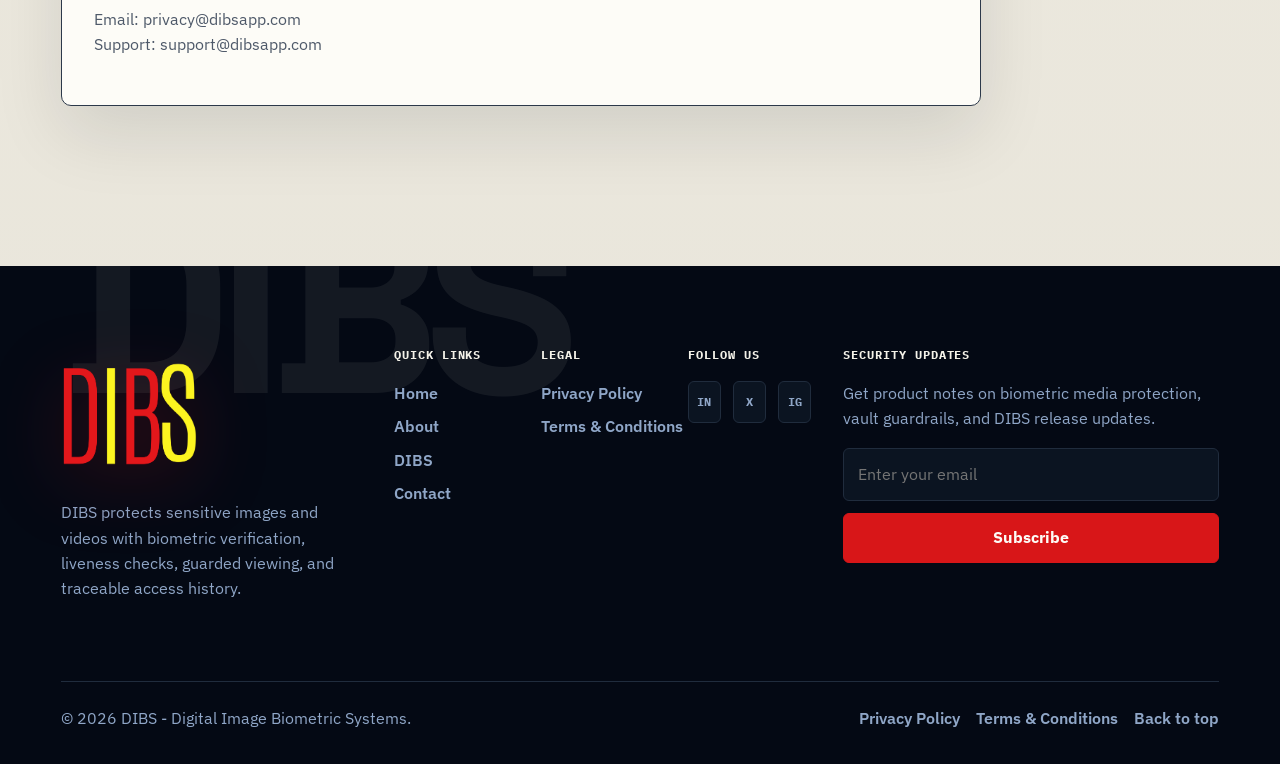
<file: privacy-policy.html>
<!doctype html>
<html lang="en">
<head>
  <meta charset="utf-8">
  <meta name="viewport" content="width=device-width, initial-scale=1">
  <title>Privacy Policy | DIBS</title>
  <meta name="description" content="DIBS Privacy Policy.">
  <link rel="icon" href="assets/dibs_logo.png">
  <link rel="stylesheet" href="styles.css?v=17">
</head>
<body id="top">
  <header class="site-header"><div class="nav-shell"><a class="brand" href="index.html" aria-label="DIBS home"><img src="assets/dibs_logo.png" alt="DIBS"><span class="brand-copy"><strong>Digital Image Biometric Systems</strong><small>Cyber-guarded media vault</small></span></a><button class="nav-toggle" type="button" aria-label="Open navigation" aria-expanded="false" data-nav-toggle><span></span></button><nav class="nav-links" aria-label="Primary" data-nav-links><a href="index.html">Home</a><a href="about.html">About</a><a href="dibs.html">DIBS</a><a href="contact.html">Contact</a><a class="nav-cta" href="contact.html">Talk to DIBS</a></nav></div></header>
  <main class="legal-page">
    <article class="legal-content">
      <h1>Privacy Policy</h1>
      <p class="last-updated">Last Updated: August 5, 2026</p>
      <h2>1. Introduction</h2>
      <p>DIBS (Digital Image Biometric Systems) ("we," "our," or "the App") is committed to protecting your privacy. This Privacy Policy explains how we collect, use, disclose, and safeguard your information when you use our biometric-secured media protection application.</p>
      <h2>2. Information We Collect</h2>
      <h3>2.1 Biometric Data</h3>
      <ul><li>Face recognition data captured during enrollment and verification</li><li>Liveness detection data to prevent spoofing attacks</li><li>Facial feature embeddings stored securely in encrypted format</li><li>This data is used exclusively for identity verification and vault access control</li></ul>
      <h3>2.2 Account Information</h3>
      <ul><li>Full name and email address</li><li>User ID and device identifiers</li><li>Authentication credentials (passwords are encrypted and never stored in plain text)</li></ul>
      <h3>2.3 Media Files</h3>
      <ul><li>Images and videos you upload to the secure vault</li><li>Media metadata including file type, size, and upload timestamp</li><li>All media files are encrypted at rest and in transit</li></ul>
      <h3>2.4 Access and Activity Logs</h3>
      <ul><li>Timestamps of vault access attempts</li><li>Verification status (verified or blocked)</li><li>Device information and platform details</li><li>Actions performed within the app</li></ul>
      <h2>3. How We Use Your Information</h2>
      <ul><li>Authenticate your identity using biometric verification</li><li>Control access to your protected media vault</li><li>Prevent unauthorized viewing, sharing, or manipulation of your content</li><li>Maintain audit trails for security and compliance purposes</li><li>Detect and prevent fraudulent access attempts</li><li>Enable offline access to previously verified content</li><li>Improve app security and user experience</li></ul>
      <h2>4. Data Storage and Security</h2>
      <ul><li>All biometric data is encrypted using industry-standard AES-256 encryption</li><li>Face embeddings are stored locally on your device and in secure cloud storage</li><li>Media files are encrypted before upload and remain encrypted at rest</li><li>Access logs are retained for security auditing and compliance</li><li>We implement physical, technical, and administrative safeguards to protect your data</li><li>Data transmission uses TLS/SSL encryption protocols</li></ul>
      <h2>5. Data Retention</h2>
      <ul><li>Biometric enrollment data: Retained until you delete your enrollment or account</li><li>Media files: Retained until you explicitly delete them from your vault</li><li>Access logs: Retained for 12 months for security and compliance purposes</li><li>Account information: Retained until account deletion is requested</li><li>Upon account deletion, all personal data is permanently removed within 30 days</li></ul>
      <h2>6. Data Sharing and Disclosure</h2>
      <p>We do not sell, rent, or share your personal information with third parties except:</p>
      <ul><li>With your explicit consent</li><li>To comply with legal obligations, court orders, or law enforcement requests</li><li>To protect our rights, property, or safety, or that of our users</li><li>With service providers who assist in app operation (under strict confidentiality agreements)</li></ul>
      <p>We never share biometric data for marketing or advertising purposes.</p>
      <h2>7. Your Rights</h2>
      <p>You have the right to:</p>
      <ul><li>Access your personal data stored in the app</li><li>Export your user data in portable format</li><li>Request deletion of your biometric enrollment and account</li><li>Revoke consent for data processing (may limit app functionality)</li><li>Object to automated decision-making based on biometric data</li><li>File a complaint with relevant data protection authorities</li></ul>
      <h2>8. Children's Privacy</h2>
      <p>DIBS is not intended for users under 18 years of age. We do not knowingly collect biometric or personal information from children. If we discover such data has been collected, it will be promptly deleted.</p>
      <h2>9. Biometric Data Consent</h2>
      <p>By enrolling your face in DIBS, you provide explicit, informed consent for:</p>
      <ul><li>Collection and storage of your facial biometric data</li><li>Use of this data for identity verification purposes</li><li>Storage of encrypted biometric templates on device and in secure cloud</li></ul>
      <p>You may revoke this consent at any time by resetting your Face ID enrollment from the Settings menu. This will permanently delete your biometric data.</p>
      <h2>10. Offline Access</h2>
      <p>When offline access is enabled, your biometric templates and recently accessed media may be cached locally on your device. This allows vault access without internet connectivity. Re-verification is required periodically and when reconnected online.</p>
      <h2>11. Changes to This Policy</h2>
      <p>We may update this Privacy Policy periodically. We will notify you of material changes via in-app notification or email. Continued use of DIBS after changes constitutes acceptance of the updated policy.</p>
      <h2>12. Contact Us</h2>
      <p>If you have questions about this Privacy Policy or wish to exercise your rights, contact us at:</p>
      <p>Email: privacy@dibsapp.com<br>Support: support@dibsapp.com</p>
    </article>
  </main>
  <footer class="site-footer">
  <h2 class="sr-only">Footer</h2>
  <div class="footer-watermark" aria-hidden="true">DIBS</div>
  <div class="footer-shell">
    <div class="footer-brand-block">
      <a class="footer-brand" href="index.html" aria-label="DIBS home"><img src="assets/dibs_logo.png" alt="DIBS"></a>
      <p>DIBS protects sensitive images and videos with biometric verification, liveness checks, guarded viewing, and traceable access history.</p>
    </div>
    <div class="footer-nav-block">
      <div>
        <h3>Quick links</h3>
        <nav class="footer-links" aria-label="Footer quick links">
          <a href="index.html">Home</a>
          <a href="about.html">About</a>
          <a href="dibs.html">DIBS</a>
          <a href="contact.html">Contact</a>
        </nav>
      </div>
      <div>
        <h3>Legal</h3>
        <nav class="footer-links" aria-label="Footer legal links">
          <a href="privacy-policy.html">Privacy Policy</a>
          <a href="terms-and-conditions.html">Terms & Conditions</a>
        </nav>
      </div>
      <div>
        <h3>Follow us</h3>
        <nav class="footer-social" aria-label="Social links">
          <a href="contact.html" aria-label="LinkedIn">in</a>
          <a href="contact.html" aria-label="X">x</a>
          <a href="contact.html" aria-label="Instagram">ig</a>
        </nav></div>
    </div>
    <div class="footer-newsletter">
      <h3>Security updates</h3>
      <p>Get product notes on biometric media protection, vault guardrails, and DIBS release updates.</p>
      <form class="footer-form" data-footer-form>
        <label class="sr-only" for="footer-email">Email address</label>
        <input id="footer-email" name="email" type="email" placeholder="Enter your email" required>
        <button type="submit">Subscribe</button>
        <span class="footer-form-status" data-footer-status></span>
      </form>
    </div>
    <div class="footer-bottom">
      <p>© 2026 DIBS - Digital Image Biometric Systems.</p>
      <div class="footer-bottom-links">
        <a href="privacy-policy.html">Privacy Policy</a>
        <a href="terms-and-conditions.html">Terms & Conditions</a>
        <a href="#top">Back to top</a>
      </div>
    </div>
  </div>
</footer>
  <script src="script.js?v=11"></script>
</body>
</html>
</file>
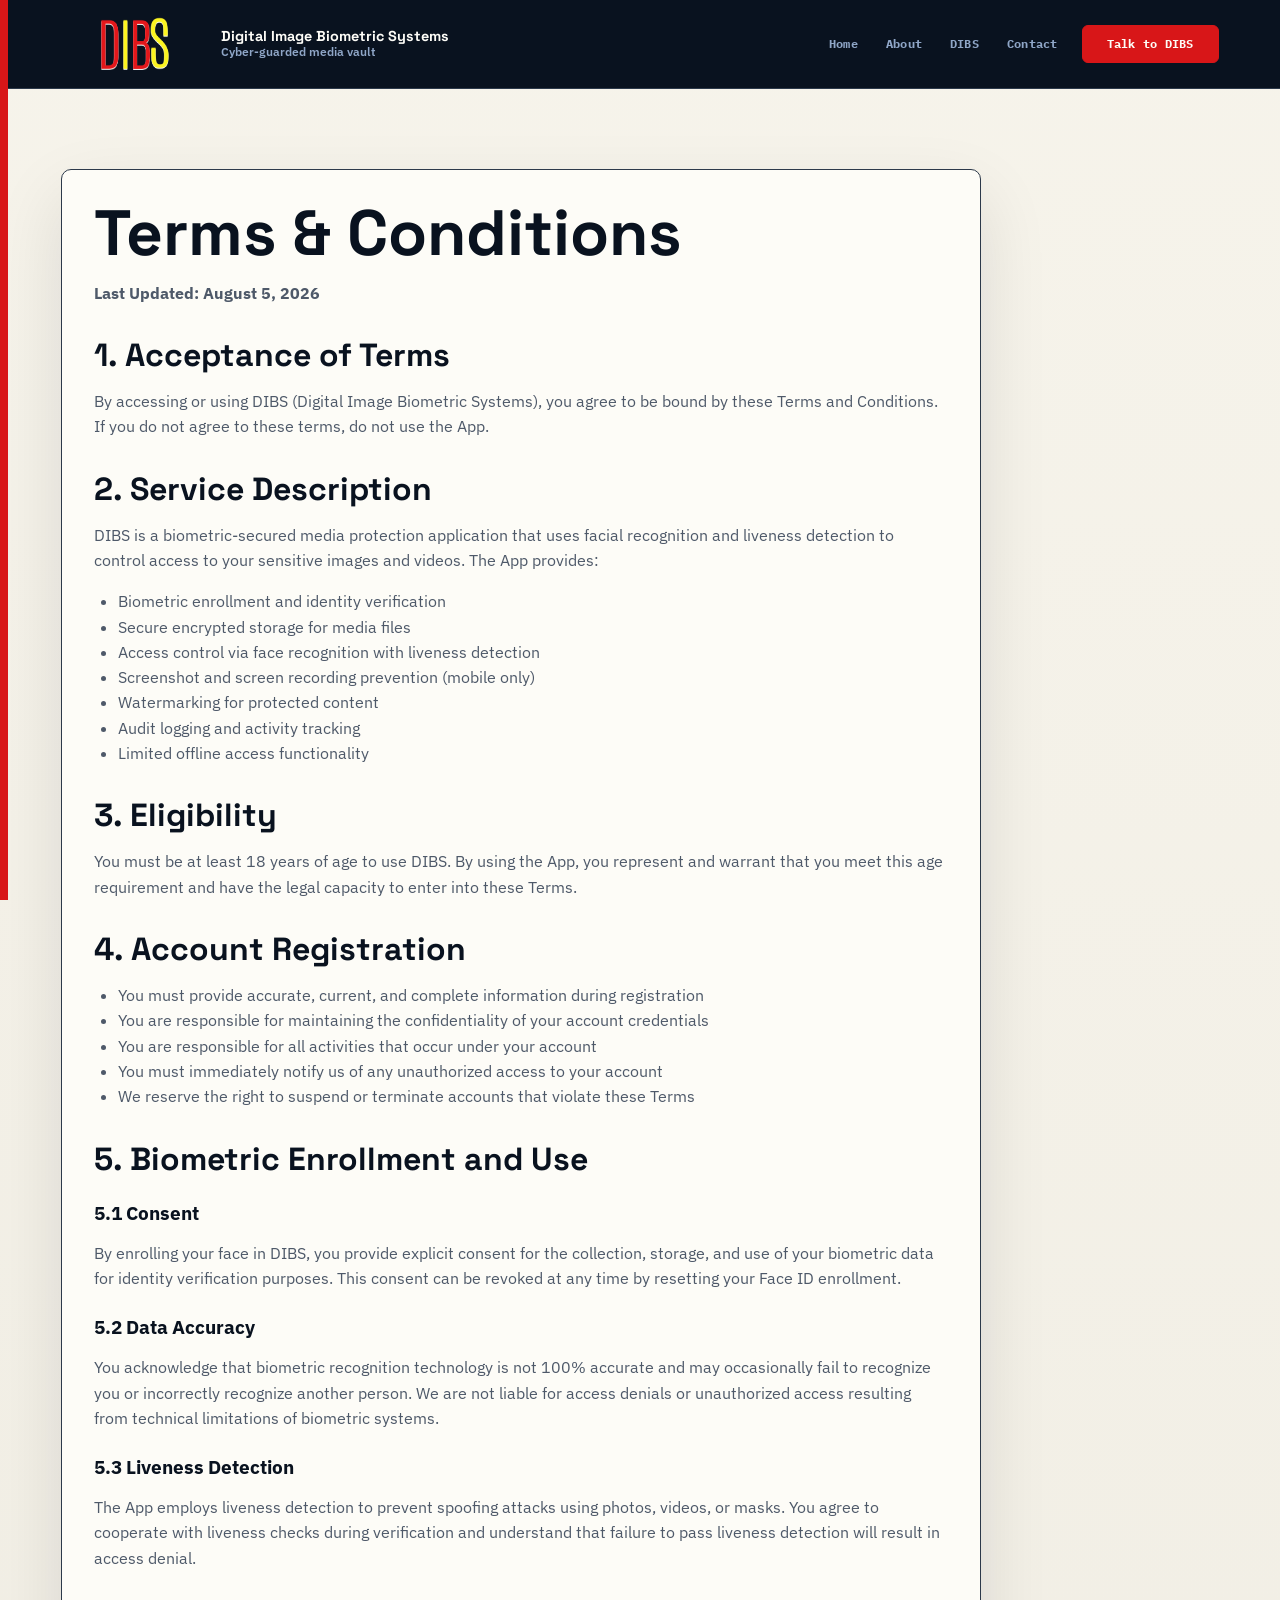
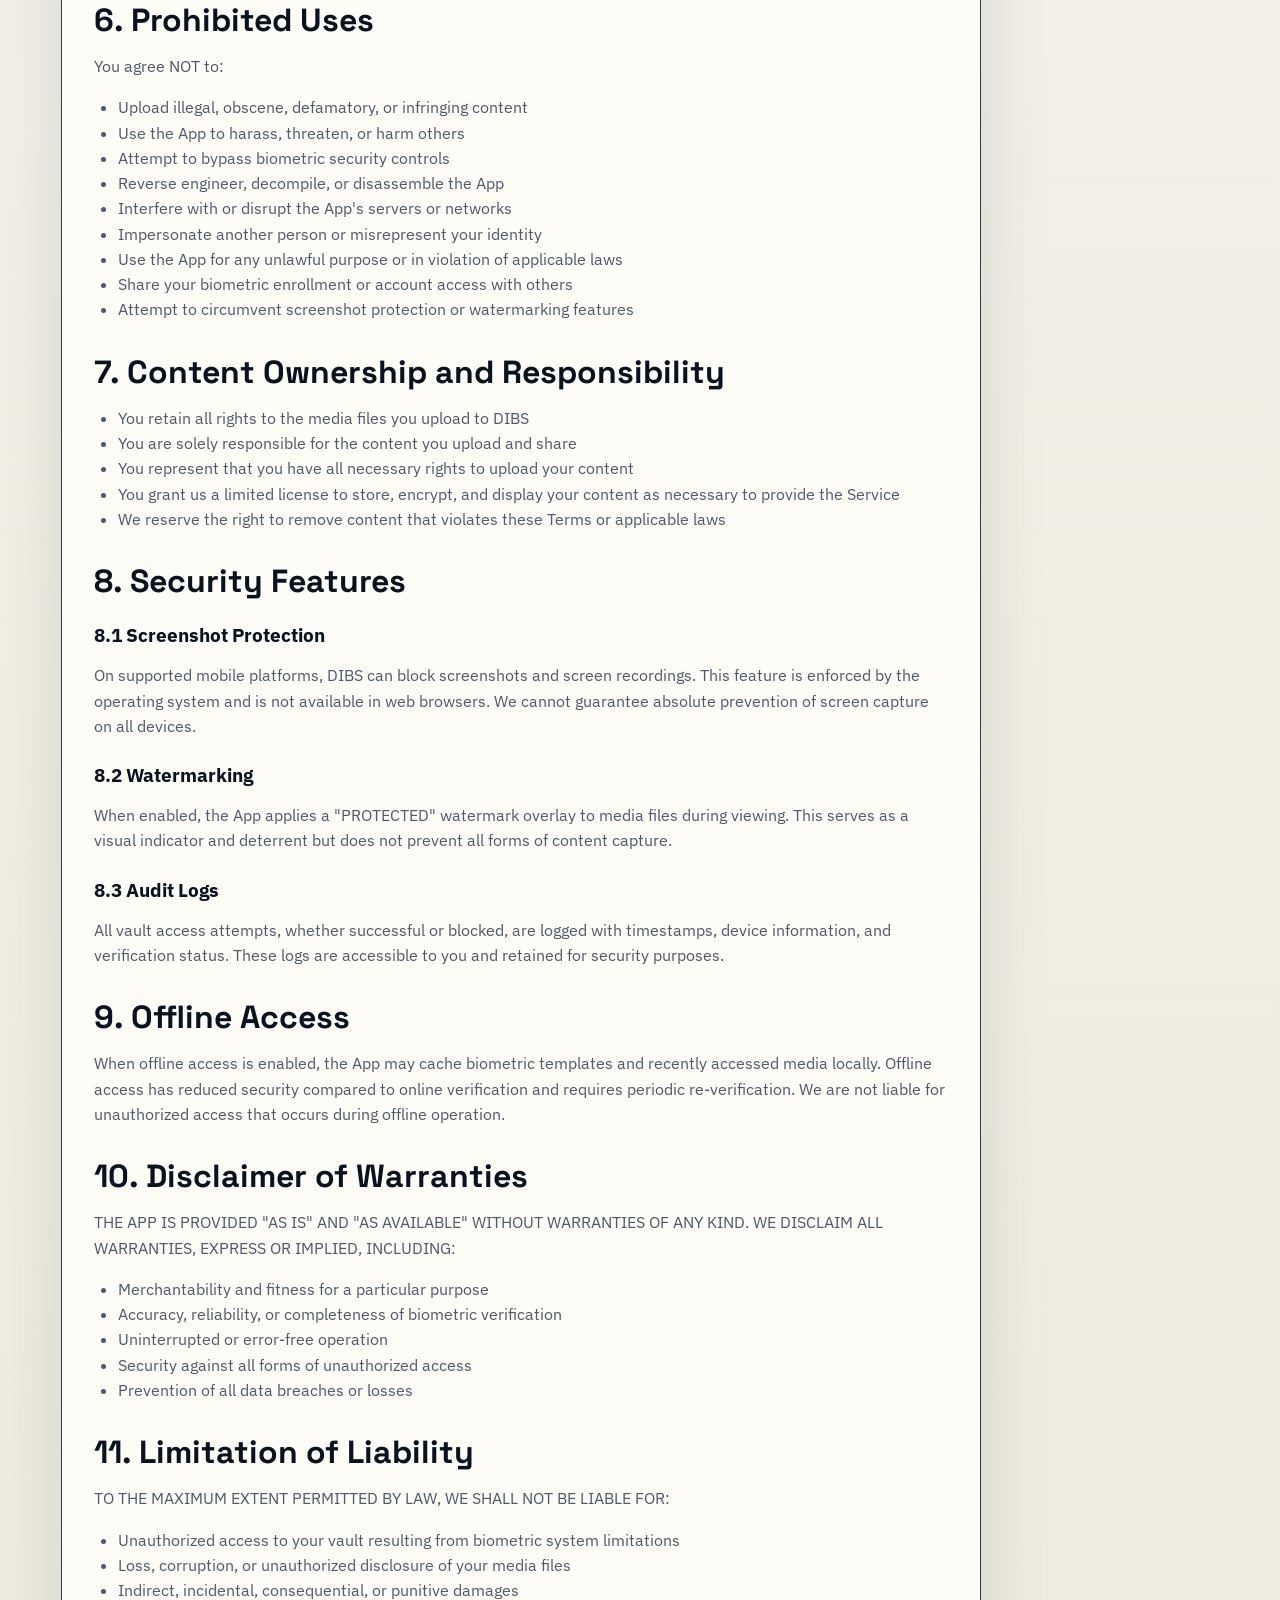
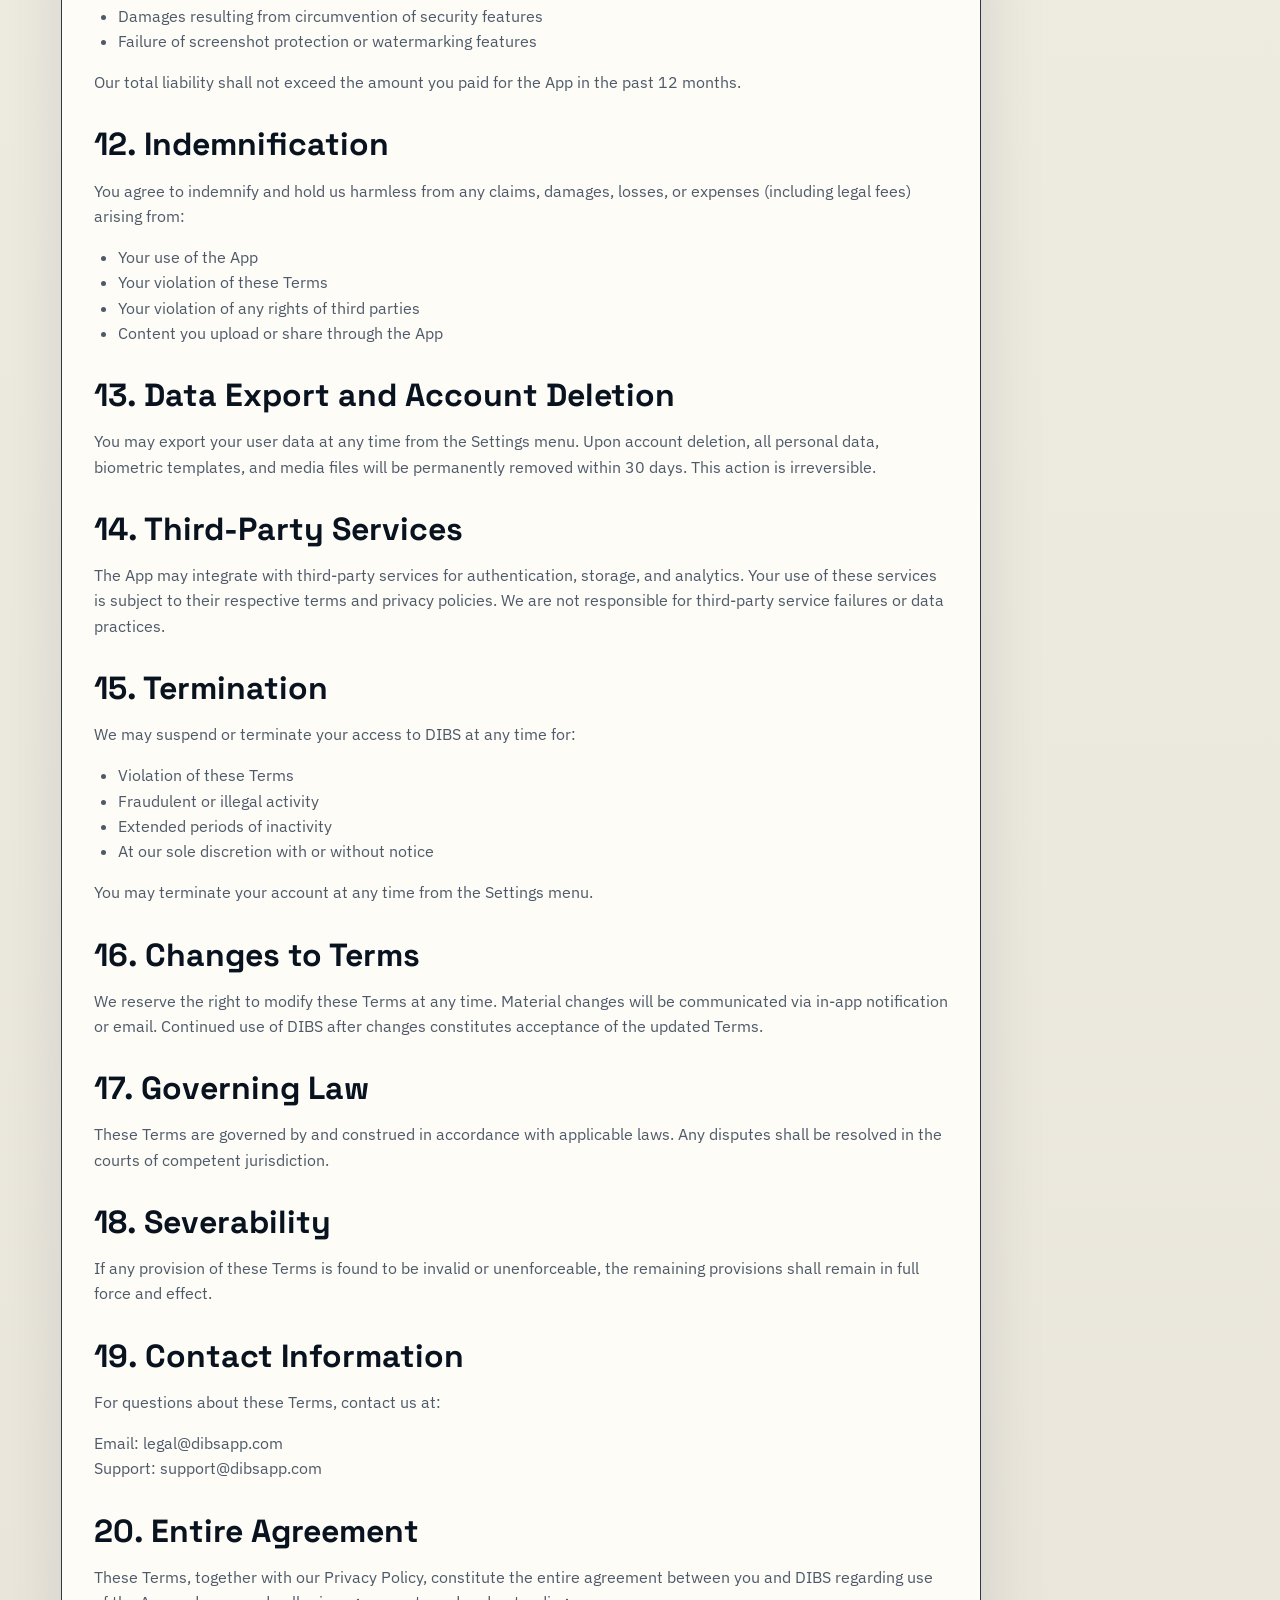
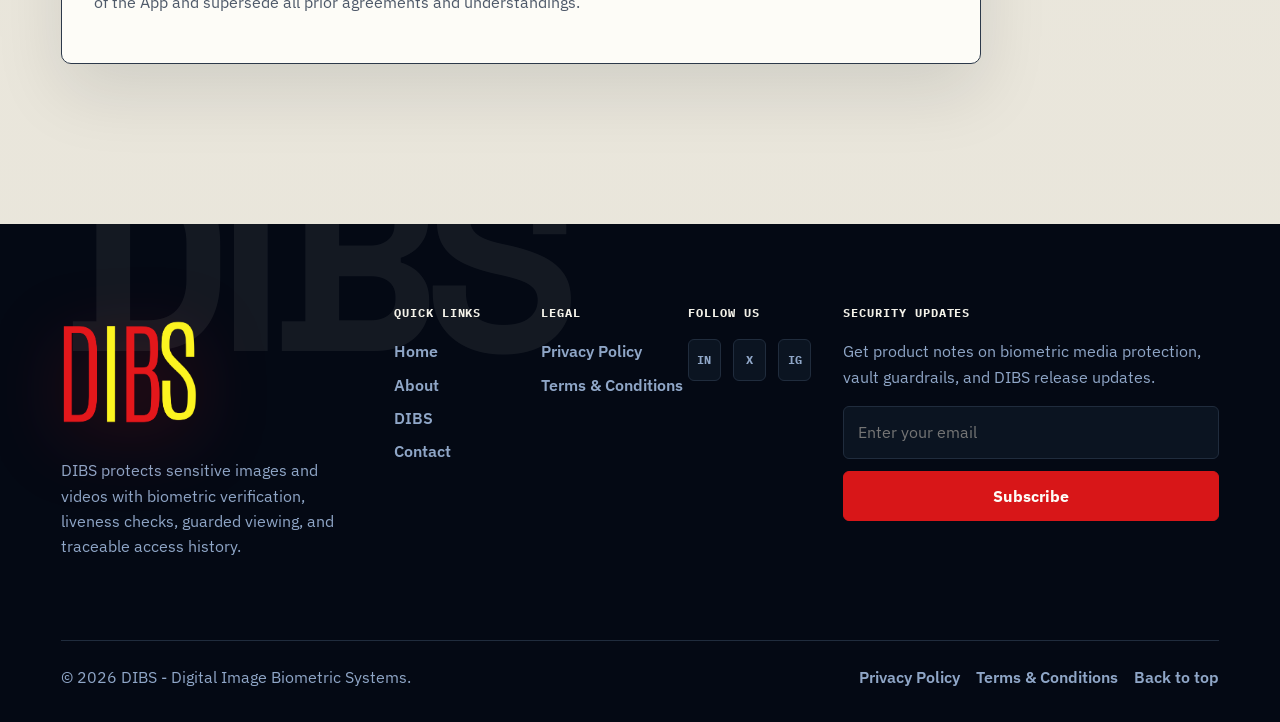
<file: terms-and-conditions.html>
<!doctype html>
<html lang="en">
<head>
  <meta charset="utf-8">
  <meta name="viewport" content="width=device-width, initial-scale=1">
  <title>Terms & Conditions | DIBS</title>
  <meta name="description" content="DIBS Terms and Conditions.">
  <link rel="icon" href="assets/dibs_logo.png">
  <link rel="stylesheet" href="styles.css?v=17">
</head>
<body id="top">
  <header class="site-header"><div class="nav-shell"><a class="brand" href="index.html" aria-label="DIBS home"><img src="assets/dibs_logo.png" alt="DIBS"><span class="brand-copy"><strong>Digital Image Biometric Systems</strong><small>Cyber-guarded media vault</small></span></a><button class="nav-toggle" type="button" aria-label="Open navigation" aria-expanded="false" data-nav-toggle><span></span></button><nav class="nav-links" aria-label="Primary" data-nav-links><a href="index.html">Home</a><a href="about.html">About</a><a href="dibs.html">DIBS</a><a href="contact.html">Contact</a><a class="nav-cta" href="contact.html">Talk to DIBS</a></nav></div></header>
  <main class="legal-page">
    <article class="legal-content">
      <h1>Terms & Conditions</h1>
      <p class="last-updated">Last Updated: August 5, 2026</p>
      <h2>1. Acceptance of Terms</h2>
      <p>By accessing or using DIBS (Digital Image Biometric Systems), you agree to be bound by these Terms and Conditions. If you do not agree to these terms, do not use the App.</p>
      <h2>2. Service Description</h2>
      <p>DIBS is a biometric-secured media protection application that uses facial recognition and liveness detection to control access to your sensitive images and videos. The App provides:</p>
      <ul><li>Biometric enrollment and identity verification</li><li>Secure encrypted storage for media files</li><li>Access control via face recognition with liveness detection</li><li>Screenshot and screen recording prevention (mobile only)</li><li>Watermarking for protected content</li><li>Audit logging and activity tracking</li><li>Limited offline access functionality</li></ul>
      <h2>3. Eligibility</h2>
      <p>You must be at least 18 years of age to use DIBS. By using the App, you represent and warrant that you meet this age requirement and have the legal capacity to enter into these Terms.</p>
      <h2>4. Account Registration</h2>
      <ul><li>You must provide accurate, current, and complete information during registration</li><li>You are responsible for maintaining the confidentiality of your account credentials</li><li>You are responsible for all activities that occur under your account</li><li>You must immediately notify us of any unauthorized access to your account</li><li>We reserve the right to suspend or terminate accounts that violate these Terms</li></ul>
      <h2>5. Biometric Enrollment and Use</h2>
      <h3>5.1 Consent</h3>
      <p>By enrolling your face in DIBS, you provide explicit consent for the collection, storage, and use of your biometric data for identity verification purposes. This consent can be revoked at any time by resetting your Face ID enrollment.</p>
      <h3>5.2 Data Accuracy</h3>
      <p>You acknowledge that biometric recognition technology is not 100% accurate and may occasionally fail to recognize you or incorrectly recognize another person. We are not liable for access denials or unauthorized access resulting from technical limitations of biometric systems.</p>
      <h3>5.3 Liveness Detection</h3>
      <p>The App employs liveness detection to prevent spoofing attacks using photos, videos, or masks. You agree to cooperate with liveness checks during verification and understand that failure to pass liveness detection will result in access denial.</p>
      <h2>6. Prohibited Uses</h2>
      <p>You agree NOT to:</p>
      <ul><li>Upload illegal, obscene, defamatory, or infringing content</li><li>Use the App to harass, threaten, or harm others</li><li>Attempt to bypass biometric security controls</li><li>Reverse engineer, decompile, or disassemble the App</li><li>Interfere with or disrupt the App's servers or networks</li><li>Impersonate another person or misrepresent your identity</li><li>Use the App for any unlawful purpose or in violation of applicable laws</li><li>Share your biometric enrollment or account access with others</li><li>Attempt to circumvent screenshot protection or watermarking features</li></ul>
      <h2>7. Content Ownership and Responsibility</h2>
      <ul><li>You retain all rights to the media files you upload to DIBS</li><li>You are solely responsible for the content you upload and share</li><li>You represent that you have all necessary rights to upload your content</li><li>You grant us a limited license to store, encrypt, and display your content as necessary to provide the Service</li><li>We reserve the right to remove content that violates these Terms or applicable laws</li></ul>
      <h2>8. Security Features</h2>
      <h3>8.1 Screenshot Protection</h3>
      <p>On supported mobile platforms, DIBS can block screenshots and screen recordings. This feature is enforced by the operating system and is not available in web browsers. We cannot guarantee absolute prevention of screen capture on all devices.</p>
      <h3>8.2 Watermarking</h3>
      <p>When enabled, the App applies a "PROTECTED" watermark overlay to media files during viewing. This serves as a visual indicator and deterrent but does not prevent all forms of content capture.</p>
      <h3>8.3 Audit Logs</h3>
      <p>All vault access attempts, whether successful or blocked, are logged with timestamps, device information, and verification status. These logs are accessible to you and retained for security purposes.</p>
      <h2>9. Offline Access</h2>
      <p>When offline access is enabled, the App may cache biometric templates and recently accessed media locally. Offline access has reduced security compared to online verification and requires periodic re-verification. We are not liable for unauthorized access that occurs during offline operation.</p>
      <h2>10. Disclaimer of Warranties</h2>
      <p>THE APP IS PROVIDED "AS IS" AND "AS AVAILABLE" WITHOUT WARRANTIES OF ANY KIND. WE DISCLAIM ALL WARRANTIES, EXPRESS OR IMPLIED, INCLUDING:</p>
      <ul><li>Merchantability and fitness for a particular purpose</li><li>Accuracy, reliability, or completeness of biometric verification</li><li>Uninterrupted or error-free operation</li><li>Security against all forms of unauthorized access</li><li>Prevention of all data breaches or losses</li></ul>
      <h2>11. Limitation of Liability</h2>
      <p>TO THE MAXIMUM EXTENT PERMITTED BY LAW, WE SHALL NOT BE LIABLE FOR:</p>
      <ul><li>Unauthorized access to your vault resulting from biometric system limitations</li><li>Loss, corruption, or unauthorized disclosure of your media files</li><li>Indirect, incidental, consequential, or punitive damages</li><li>Damages resulting from circumvention of security features</li><li>Failure of screenshot protection or watermarking features</li></ul>
      <p>Our total liability shall not exceed the amount you paid for the App in the past 12 months.</p>
      <h2>12. Indemnification</h2>
      <p>You agree to indemnify and hold us harmless from any claims, damages, losses, or expenses (including legal fees) arising from:</p>
      <ul><li>Your use of the App</li><li>Your violation of these Terms</li><li>Your violation of any rights of third parties</li><li>Content you upload or share through the App</li></ul>
      <h2>13. Data Export and Account Deletion</h2>
      <p>You may export your user data at any time from the Settings menu. Upon account deletion, all personal data, biometric templates, and media files will be permanently removed within 30 days. This action is irreversible.</p>
      <h2>14. Third-Party Services</h2>
      <p>The App may integrate with third-party services for authentication, storage, and analytics. Your use of these services is subject to their respective terms and privacy policies. We are not responsible for third-party service failures or data practices.</p>
      <h2>15. Termination</h2>
      <p>We may suspend or terminate your access to DIBS at any time for:</p>
      <ul><li>Violation of these Terms</li><li>Fraudulent or illegal activity</li><li>Extended periods of inactivity</li><li>At our sole discretion with or without notice</li></ul>
      <p>You may terminate your account at any time from the Settings menu.</p>
      <h2>16. Changes to Terms</h2>
      <p>We reserve the right to modify these Terms at any time. Material changes will be communicated via in-app notification or email. Continued use of DIBS after changes constitutes acceptance of the updated Terms.</p>
      <h2>17. Governing Law</h2>
      <p>These Terms are governed by and construed in accordance with applicable laws. Any disputes shall be resolved in the courts of competent jurisdiction.</p>
      <h2>18. Severability</h2>
      <p>If any provision of these Terms is found to be invalid or unenforceable, the remaining provisions shall remain in full force and effect.</p>
      <h2>19. Contact Information</h2>
      <p>For questions about these Terms, contact us at:</p>
      <p>Email: legal@dibsapp.com<br>Support: support@dibsapp.com</p>
      <h2>20. Entire Agreement</h2>
      <p>These Terms, together with our Privacy Policy, constitute the entire agreement between you and DIBS regarding use of the App and supersede all prior agreements and understandings.</p>
    </article>
  </main>
  <footer class="site-footer">
  <h2 class="sr-only">Footer</h2>
  <div class="footer-watermark" aria-hidden="true">DIBS</div>
  <div class="footer-shell">
    <div class="footer-brand-block">
      <a class="footer-brand" href="index.html" aria-label="DIBS home"><img src="assets/dibs_logo.png" alt="DIBS"></a>
      <p>DIBS protects sensitive images and videos with biometric verification, liveness checks, guarded viewing, and traceable access history.</p>
    </div>
    <div class="footer-nav-block">
      <div>
        <h3>Quick links</h3>
        <nav class="footer-links" aria-label="Footer quick links">
          <a href="index.html">Home</a>
          <a href="about.html">About</a>
          <a href="dibs.html">DIBS</a>
          <a href="contact.html">Contact</a>
        </nav>
      </div>
      <div>
        <h3>Legal</h3>
        <nav class="footer-links" aria-label="Footer legal links">
          <a href="privacy-policy.html">Privacy Policy</a>
          <a href="terms-and-conditions.html">Terms & Conditions</a>
        </nav>
      </div>
      <div>
        <h3>Follow us</h3>
        <nav class="footer-social" aria-label="Social links">
          <a href="contact.html" aria-label="LinkedIn">in</a>
          <a href="contact.html" aria-label="X">x</a>
          <a href="contact.html" aria-label="Instagram">ig</a>
        </nav></div>
    </div>
    <div class="footer-newsletter">
      <h3>Security updates</h3>
      <p>Get product notes on biometric media protection, vault guardrails, and DIBS release updates.</p>
      <form class="footer-form" data-footer-form>
        <label class="sr-only" for="footer-email">Email address</label>
        <input id="footer-email" name="email" type="email" placeholder="Enter your email" required>
        <button type="submit">Subscribe</button>
        <span class="footer-form-status" data-footer-status></span>
      </form>
    </div>
    <div class="footer-bottom">
      <p>© 2026 DIBS - Digital Image Biometric Systems.</p>
      <div class="footer-bottom-links">
        <a href="privacy-policy.html">Privacy Policy</a>
        <a href="terms-and-conditions.html">Terms & Conditions</a>
        <a href="#top">Back to top</a>
      </div>
    </div>
  </div>
</footer>
  <script src="script.js?v=11"></script>
</body>
</html>
</file>
<file: styles.css>
/* Hallmark · pre-emit critique: P5 H5 E4 S5 R5 V4
 * macrostructure: Security Dossier · tone: operational, human-edited · anchor hue: DIBS red
 * nav: N2 dark utility band · footer: Ft6 dossier block · contrast: pass (40-41) · mobile: pass (34, 49, 50-57)
 */
@import url('https://fonts.googleapis.com/css2?family=IBM+Plex+Mono:wght@500;600;700&family=IBM+Plex+Sans:wght@400;500;600;700&family=Space+Grotesk:wght@500;600;700&display=swap');
@import url('tokens.css');

* { box-sizing: border-box; }

html {
  scroll-behavior: smooth;
  scroll-padding-top: 96px;
  overflow-x: clip;
}

body {
  margin: 0;
  min-height: 100%;
  overflow-x: clip;
  background: linear-gradient(180deg, var(--color-background), var(--color-surface-muted));
  color: var(--color-ink);
  font-family: var(--font-body);
  line-height: 1.58;
  text-rendering: optimizeLegibility;
}

body::before {
  content: '';
  position: fixed;
  inset: 0 auto 0 0;
  width: 8px;
  background: var(--color-primary);
  pointer-events: none;
  z-index: 60;
}

a { color: inherit; text-decoration: none; }
img { max-width: 100%; display: block; }
button, input, textarea { font: inherit; }

.site-header {
  position: sticky;
  top: 0;
  z-index: 30;
  background: var(--color-ink);
  color: var(--color-surface);
  border-bottom: 1px solid var(--color-border-strong);
}

.nav-shell {
  width: min(var(--page-max), calc(100% - (var(--page-gutter) * 2)));
  min-height: 88px;
  margin-left: var(--page-gutter);
  margin-right: auto;
  display: flex;
  align-items: center;
  justify-content: space-between;
  gap: var(--space-lg);
}

.brand {
  position: relative;
  z-index: 2;
  display: inline-flex;
  align-items: center;
  flex-shrink: 0;
  gap: var(--space-sm);
  min-width: 0;
}

.brand img {
  width: 148px;
  height: 70px;
  object-fit: contain;
  background: transparent;
  border: 0;
  border-radius: 0;
  padding: 0;
  box-shadow: none;
  filter: drop-shadow(0 1px 0 var(--color-surface));
  opacity: 1;
  visibility: visible;
}

.brand-copy {
  display: grid;
  gap: 2px;
  line-height: 1.05;
}

.brand-copy strong {
  font-family: var(--font-display);
  font-size: var(--text-sm);
  font-weight: 700;
  letter-spacing: 0;
  color: var(--color-surface);
  white-space: nowrap;
}

.brand-copy small {
  color: var(--color-footer-muted);
  font-size: var(--text-xs);
  font-weight: 600;
  white-space: nowrap;
}

.nav-toggle {
  display: none;
  width: 44px;
  height: 44px;
  border: 1px solid var(--color-border);
  border-radius: var(--radius-sm);
  background: var(--color-surface);
  color: var(--color-ink);
  cursor: pointer;
}

.nav-toggle span,
.nav-toggle::before,
.nav-toggle::after {
  content: '';
  display: block;
  width: 18px;
  height: 2px;
  margin: 4px auto;
  background: currentColor;
  transition: transform var(--dur-fast) var(--ease-out), opacity var(--dur-fast) var(--ease-out);
}

.nav-links {
  display: flex;
  align-items: center;
  justify-content: flex-end;
  gap: 4px;
}

.nav-links a {
  min-height: 38px;
  display: inline-flex;
  align-items: center;
  justify-content: center;
  padding: 0 var(--space-sm);
  color: var(--color-footer-muted);
  border-radius: var(--radius-sm);
  font-family: var(--font-code);
  font-size: var(--text-xs);
  font-weight: 700;
  letter-spacing: 0.02em;
  line-height: 1;
  white-space: nowrap;
  transition: color var(--dur-fast) var(--ease-out), background-color var(--dur-fast) var(--ease-out), transform var(--dur-fast) var(--ease-out);
}

.nav-links a:hover,
.nav-links a.is-active {
  color: var(--color-surface);
  background: var(--color-border-strong);
}

.nav-links .nav-cta,
.button,
.footer-form button {
  border: 1px solid var(--color-primary);
  background: var(--color-primary);
  color: var(--color-surface);
  box-shadow: none;
}

.nav-links .nav-cta { margin-left: var(--space-xs); padding-inline: var(--space-lg); }

body.is-scrolled .site-header {
  position: fixed;
  inset: 0 0 auto;
  height: 0;
  border: 0;
  background: transparent;
  pointer-events: none;
}

body.is-scrolled .nav-shell {
  width: auto;
  min-height: 0;
  margin: 0;
  position: fixed;
  top: 14px;
  right: var(--page-gutter);
  pointer-events: none;
}

body.is-scrolled .brand,
body.is-scrolled .brand-copy { display: none; }
body.is-scrolled .nav-toggle { display: block; pointer-events: auto; background: var(--color-footer-panel); border-color: var(--color-footer-rule); color: var(--color-footer-ink); box-shadow: 0 16px 38px var(--color-footer-glow); }
body.is-scrolled .nav-links { display: none; }

body.menu-open { overflow: hidden; }
body.menu-open .site-header { position: fixed; inset: 0; height: 0; z-index: 80; border: 0; background: transparent; pointer-events: none; }
body.menu-open .nav-shell { position: fixed; inset: 0; width: auto; min-height: 0; margin: 0; pointer-events: none; }
body.menu-open .brand { display: none; }
body.menu-open .nav-toggle {
  position: fixed;
  top: clamp(18px, 4vw, 34px);
  right: clamp(18px, 4vw, 42px);
  z-index: 95;
  display: block;
  width: 48px;
  height: 48px;
  background: var(--color-footer-panel);
  border-color: var(--color-footer-rule);
  color: var(--color-footer-ink);
  box-shadow: 0 16px 38px var(--color-footer-glow);
  pointer-events: auto;
}
body.menu-open .nav-toggle span { opacity: 0; }
body.menu-open .nav-toggle::before { transform: translateY(6px) rotate(45deg); }
body.menu-open .nav-toggle::after { transform: translateY(-6px) rotate(-45deg); }
body.menu-open .nav-links {
  position: fixed;
  inset: 0;
  z-index: 90;
  display: grid;
  align-content: center;
  justify-content: start;
  justify-items: start;
  gap: clamp(12px, 2vw, 22px);
  padding: clamp(112px, 15vh, 150px) clamp(24px, 9vw, 150px) clamp(48px, 8vh, 88px);
  background: var(--color-footer-bg);
  opacity: 0;
  transform: translateY(-8px);
  animation: menuReveal 260ms var(--ease-out) forwards;
  pointer-events: auto;
}
body.menu-open .nav-links::before {
  content: '';
  position: fixed;
  top: clamp(18px, 4vw, 34px);
  left: clamp(20px, 5vw, 56px);
  z-index: 2;
  width: clamp(82px, 12vw, 132px);
  aspect-ratio: 1.8 / 1;
  background: url('assets/dibs_logo.png') center / contain no-repeat;
  filter: drop-shadow(0 16px 36px var(--color-footer-glow));
  pointer-events: none;
}
body.menu-open .nav-links::after {
  content: 'DIBS';
  position: fixed;
  right: -0.16em;
  bottom: -0.26em;
  z-index: 0;
  color: color-mix(in oklch, var(--color-footer-ink) 7%, transparent);
  font-family: var(--font-display);
  font-size: clamp(8rem, 30vw, 24rem);
  font-weight: 700;
  line-height: 1;
  letter-spacing: -0.06em;
  pointer-events: none;
}
body.menu-open .nav-links a {
  position: relative;
  z-index: 1;
  width: min(100%, 660px);
  min-height: auto;
  padding: 0;
  justify-content: flex-start;
  border-radius: 0;
  background: transparent;
  color: var(--color-footer-ink);
  font-family: var(--font-display);
  font-size: clamp(2.2rem, 7vw, 5.8rem);
  font-weight: 700;
  line-height: 0.98;
  letter-spacing: 0;
  transform: translateX(-14px);
  opacity: 0;
  animation: menuItemIn 340ms var(--ease-out) forwards;
}
body.menu-open .nav-links a:nth-child(1) { animation-delay: 70ms; }
body.menu-open .nav-links a:nth-child(2) { animation-delay: 110ms; }
body.menu-open .nav-links a:nth-child(3) { animation-delay: 150ms; }
body.menu-open .nav-links a:nth-child(4) { animation-delay: 190ms; }
body.menu-open .nav-links a:nth-child(5) { animation-delay: 230ms; }
body.menu-open .nav-links a:hover,
body.menu-open .nav-links a.is-active { color: var(--color-primary); }
body.menu-open .nav-links .nav-cta {
  width: auto;
  min-height: 52px;
  margin: var(--space-md) 0 0;
  padding: 0 var(--space-xl);
  border-radius: var(--radius-sm);
  background: var(--color-ink);
  color: var(--color-surface);
  font-family: var(--font-body);
  font-size: var(--text-sm);
}

@keyframes menuReveal { to { opacity: 1; transform: translateY(0); } }
@keyframes menuItemIn { to { opacity: 1; transform: translateX(0); } }

main { min-height: calc(100vh - 78px); }

.section,
.hero,
.legal-page,
.contact-page,
.page-heading {
  width: min(var(--page-max), calc(100% - (var(--page-gutter) * 2)));
  margin-left: var(--page-gutter);
  margin-right: auto;
}

.hero {
  padding: clamp(var(--space-2xl), 6vw, var(--space-3xl)) 0 var(--space-3xl);
  display: grid;
  grid-template-columns: minmax(0, 0.92fr) minmax(360px, 0.74fr);
  gap: clamp(var(--space-xl), 5vw, var(--space-3xl));
  align-items: start;
  border-bottom: 1px solid var(--color-border);
}

.hero-copy {
  max-width: 830px;
  padding-top: var(--space-sm);
}

.hero-copy::before,
.page-heading::before,
.section-head::before {
  content: 'DIBS / access control';
  display: block;
  width: fit-content;
  margin-bottom: var(--space-lg);
  color: var(--color-primary-dark);
  font-family: var(--font-code);
  font-size: var(--text-xs);
  font-weight: 700;
  letter-spacing: 0.08em;
  text-transform: uppercase;
}

.hero-copy h1,
.page-heading h1 {
  margin: 0;
  max-width: 12ch;
  color: var(--color-ink);
  font-family: var(--font-display);
  font-size: clamp(3rem, 7.4vw, 7rem);
  font-weight: 700;
  line-height: 0.92;
  letter-spacing: -0.02em;
  overflow-wrap: anywhere;
  min-width: 0;
}

.hero-copy p,
.page-heading p,
.section-lead {
  max-width: 66ch;
  margin: var(--space-lg) 0 0;
  color: var(--color-muted);
  font-size: var(--text-lg);
}

.hero-actions {
  margin-top: var(--space-xl);
  display: flex;
  flex-wrap: wrap;
  align-items: center;
  gap: var(--space-sm);
}

.button {
  min-height: 50px;
  display: inline-flex;
  align-items: center;
  justify-content: center;
  gap: var(--space-xs);
  padding: 0 var(--space-lg);
  border-radius: var(--radius-sm);
  font-weight: 700;
  line-height: 1;
  white-space: nowrap;
  cursor: pointer;
  transition: background-color var(--dur-fast) var(--ease-out), color var(--dur-fast) var(--ease-out), transform var(--dur-fast) var(--ease-out);
}

.button.secondary {
  background: transparent;
  color: var(--color-ink);
  border-color: var(--color-border-strong);
}

.button:hover,
.footer-form button:hover,
.nav-links .nav-cta:hover { background: var(--color-primary-dark); color: var(--color-surface); }
.button:active,
.nav-links a:active,
.footer-form button:active { transform: translateY(1px); }
.button[disabled],
.footer-form button[disabled] { opacity: 0.55; cursor: not-allowed; }

.security-panel,
.contact-form,
.legal-content {
  border: 1px solid var(--color-border-strong);
  border-radius: var(--radius-md);
  background: var(--color-surface);
  box-shadow: var(--shadow-panel);
}

.security-panel { padding: var(--space-lg); }
.panel-top {
  display: grid;
  grid-template-columns: minmax(0, 1fr) auto;
  gap: var(--space-md);
  align-items: start;
  padding-bottom: var(--space-md);
  border-bottom: 1px solid var(--color-border);
}
.panel-title { margin: 0; font-family: var(--font-display); font-size: var(--text-xl); line-height: 1.05; }
.panel-subtitle { margin: var(--space-xs) 0 0; color: var(--color-muted); }
.status-pill,
.badge,
.lock-badge {
  display: inline-flex;
  align-items: center;
  width: fit-content;
  min-height: 28px;
  padding: 0 var(--space-sm);
  border: 1px solid var(--color-border);
  border-radius: var(--radius-round);
  background: var(--color-surface-muted);
  color: var(--color-ink);
  font-family: var(--font-code);
  font-size: var(--text-xs);
  font-weight: 700;
  line-height: 1;
  white-space: nowrap;
}
.status-dot { width: 8px; height: 8px; margin-right: 8px; border-radius: var(--radius-round); background: var(--color-success); }

.vault-preview {
  display: grid;
  grid-template-columns: repeat(3, minmax(0, 1fr));
  gap: var(--space-sm);
  margin-top: var(--space-lg);
}
.vault-tile {
  min-height: 116px;
  position: relative;
  display: flex;
  align-items: flex-end;
  padding: var(--space-sm);
  border: 1px solid var(--color-border);
  background-color: var(--color-surface-muted);
  background-size: cover;
  background-position: center;
  overflow: clip;
}
.tile-splash { background-image: url('assets/splash_overlay.png'); }
.tile-face { background-image: url('assets/face.png'); }
.tile-watermark { background-image: url('assets/watermark.png'); }
.vault-tile::after {
  content: '';
  position: absolute;
  inset: 0;
  background: linear-gradient(180deg, transparent, color-mix(in oklch, var(--color-ink) 58%, transparent));
}
.lock-badge { position: relative; z-index: 1; background: var(--color-surface); }

.pipeline,
.map-list {
  display: grid;
  gap: 0;
  margin: var(--space-lg) 0 0;
  padding: 0;
  list-style: none;
  border-top: 1px solid var(--color-border);
}
.pipeline-row {
  display: grid;
  grid-template-columns: 44px minmax(0, 1fr) auto;
  gap: var(--space-sm);
  align-items: center;
  padding: var(--space-md) 0;
  border-bottom: 1px solid var(--color-border);
}
.pipeline-icon {
  width: 34px;
  height: 34px;
  display: grid;
  place-items: center;
  border: 1px solid var(--color-border-strong);
  border-radius: var(--radius-sm);
  background: var(--color-ink);
  color: var(--color-surface);
  font-family: var(--font-code);
  font-size: var(--text-xs);
  font-weight: 700;
}
.pipeline-row strong,
.feature-card strong,
.capability strong,
.timeline-step strong { display: block; color: var(--color-ink); }
.pipeline-row span,
.feature-card span,
.capability span,
.timeline-step span { color: var(--color-muted); font-size: var(--text-sm); }

.section { padding: var(--space-3xl) 0; }
.section + .section { border-top: 1px solid var(--color-border); }
.section-head {
  display: grid;
  grid-template-columns: minmax(0, 0.86fr) minmax(260px, 0.54fr);
  gap: var(--space-xl);
  align-items: end;
  margin-bottom: var(--space-xl);
}
.section-head::before { grid-column: 1 / -1; margin-bottom: calc(var(--space-sm) * -1); }
.section-head h2 {
  margin: 0;
  color: var(--color-ink);
  font-family: var(--font-display);
  font-size: clamp(2rem, 4.3vw, 4.4rem);
  font-weight: 700;
  line-height: 0.98;
  letter-spacing: -0.018em;
  overflow-wrap: anywhere;
  min-width: 0;
}

.grid-3,
.grid-2,
.grid-1,
.capability-grid {
  display: grid;
  gap: var(--space-md);
}
.grid-3 { grid-template-columns: repeat(3, minmax(0, 1fr)); }
.grid-2 { grid-template-columns: repeat(2, minmax(0, 1fr)); }
.grid-1 { grid-template-columns: minmax(0, 1fr); }
.capability-grid { grid-template-columns: repeat(4, minmax(0, 1fr)); }

.feature-card,
.capability,
.contact-card {
  min-height: 180px;
  padding: var(--space-lg);
  border: 1px solid var(--color-border);
  background: color-mix(in oklch, var(--color-surface) 82%, transparent);
}
.feature-card h3,
.contact-card h3,
.capability h3 {
  margin: 0 0 var(--space-md);
  color: var(--color-ink);
  font-family: var(--font-display);
  font-size: var(--text-xl);
  line-height: 1.08;
}
.feature-card h3::before,
.capability h3::before,
.contact-card h3::before {
  content: '';
  display: block;
  width: 34px;
  height: 3px;
  margin-bottom: var(--space-md);
  background: var(--color-primary);
}
.feature-card p,
.contact-card p,
.capability p { margin: 0; color: var(--color-muted); }

.infrastructure-map {
  display: grid;
  grid-template-columns: minmax(0, 0.72fr) minmax(0, 1.28fr);
  gap: var(--space-xl);
  align-items: stretch;
}
.map-core {
  min-height: 360px;
  display: grid;
  align-items: end;
  border: 1px solid var(--color-border-strong);
  background: var(--color-ink);
  color: var(--color-surface);
  padding: var(--space-xl);
}
.map-core strong {
  display: block;
  font-family: var(--font-display);
  font-size: clamp(3rem, 7vw, 6.5rem);
  line-height: 0.86;
  letter-spacing: -0.04em;
}
.map-core span { color: var(--color-footer-muted); font-family: var(--font-code); font-size: var(--text-sm); }

.page-heading {
  padding: var(--space-3xl) 0 var(--space-2xl);
  border-bottom: 1px solid var(--color-border);
}
.page-heading h1 { max-width: 13ch; }
.about-heading {
  display: grid;
  grid-template-columns: minmax(0, 0.78fr) minmax(240px, 0.42fr);
  gap: var(--space-xl);
  align-items: center;
}

.about-heading::before {
  grid-column: 1 / -1;
}

.about-logo-mark {
  position: relative;
  margin: 0;
  justify-self: end;
  width: min(34vw, 390px);
  min-height: 300px;
  display: grid;
  place-items: center;
  padding: var(--space-xl);
  border: 1px solid var(--color-border-strong);
  background:
    linear-gradient(135deg, var(--color-ink), var(--color-ink-soft));
  box-shadow: var(--shadow-panel);
  overflow: hidden;
}

.about-logo-mark::before {
  content: '';
  position: absolute;
  inset: var(--space-md);
  border: 1px solid color-mix(in oklch, var(--color-surface) 18%, transparent);
  pointer-events: none;
}

.about-logo-mark::after {
  content: 'Digital Image Biometric Systems';
  position: absolute;
  left: var(--space-lg);
  right: var(--space-lg);
  bottom: var(--space-lg);
  color: var(--color-footer-muted);
  font-family: var(--font-code);
  font-size: var(--text-xs);
  font-weight: 700;
  letter-spacing: 0.08em;
  text-transform: uppercase;
}

.about-logo-mark img {
  position: relative;
  z-index: 1;
  width: min(82%, 270px);
  height: auto;
  object-fit: contain;
  filter: drop-shadow(0 2px 0 var(--color-surface)) drop-shadow(var(--shadow-logo-mark));
}

.definition-strip {
  display: grid;
  grid-template-columns: repeat(4, minmax(0, 1fr));
  gap: 0;
  border: 1px solid var(--color-border-strong);
  background: var(--color-border-strong);
}
.definition-strip > div { background: var(--color-surface); padding: var(--space-lg); }
.definition-strip dt { color: var(--color-ink); font-family: var(--font-display); font-size: var(--text-xl); font-weight: 700; line-height: 1.05; }
.definition-strip dd { margin: var(--space-sm) 0 0; color: var(--color-muted); }
.definition-strip b { display: block; color: var(--color-primary); font-family: var(--font-code); font-size: var(--text-3xl); line-height: 1; }

.timeline {
  display: grid;
  gap: 0;
  counter-reset: step;
  border-top: 1px solid var(--color-border-strong);
}
.timeline-step {
  counter-increment: step;
  display: grid;
  grid-template-columns: 92px minmax(0, 1fr);
  gap: var(--space-lg);
  padding: var(--space-xl) 0;
  border-bottom: 1px solid var(--color-border);
}
.timeline-step::before {
  content: counter(step, decimal-leading-zero);
  color: var(--color-primary);
  font-family: var(--font-code);
  font-size: var(--text-sm);
  font-weight: 700;
}
.timeline-step h3 { grid-column: 2; margin: 0 0 var(--space-xs); font-family: var(--font-display); font-size: var(--text-2xl); line-height: 1.08; }
.timeline-step p { grid-column: 2; margin: 0; color: var(--color-muted); max-width: 68ch; }

.contact-page {
  padding: var(--space-3xl) 0;
  display: grid;
  grid-template-columns: minmax(0, 0.82fr) minmax(320px, 1.08fr);
  gap: var(--space-xl);
  align-items: start;
}
.contact-page .page-heading { width: auto; margin: 0; padding: 0 0 var(--space-xl); border: 0; }
.contact-page .page-heading h1 { font-size: clamp(2.8rem, 6vw, 5.6rem); }
.contact-page h2 { margin: 0 0 var(--space-md); font-family: var(--font-display); font-size: var(--text-2xl); line-height: 1.08; }
.contact-form { padding: var(--space-lg); }
.contact-form h2 { margin-bottom: var(--space-lg); }
.form-grid { display: grid; grid-template-columns: repeat(2, minmax(0, 1fr)); gap: var(--space-md); }
.form-field { display: grid; gap: 8px; margin-bottom: var(--space-md); }
.form-field.full { grid-column: 1 / -1; }
.form-field label { color: var(--color-ink); font-weight: 700; }
.form-field input,
.form-field textarea,
.footer-form input {
  width: 100%;
  min-height: 50px;
  border: 1px solid var(--color-border);
  border-radius: var(--radius-sm);
  background: var(--color-background);
  color: var(--color-ink);
  padding: 13px 14px;
  outline: 2px solid transparent;
  outline-offset: 1px;
}
.form-field textarea { min-height: 150px; resize: vertical; }
.form-note { color: var(--color-muted); font-size: var(--text-sm); margin: var(--space-sm) 0 0; }
.form-status { min-height: 24px; color: var(--color-success-dark); font-weight: 700; }

.legal-page { padding: var(--space-3xl) 0; }
.legal-content { max-width: 920px; margin: 0; padding: var(--space-xl); }
.legal-content h1 { margin: 0 0 var(--space-sm); font-family: var(--font-display); font-size: clamp(2.4rem, 5vw, 4.8rem); line-height: 0.98; overflow-wrap: anywhere; }
.legal-content h2 { margin: var(--space-xl) 0 var(--space-sm); color: var(--color-ink); font-family: var(--font-display); font-size: var(--text-2xl); line-height: 1.1; }
.legal-content h3 { margin: var(--space-lg) 0 var(--space-xs); color: var(--color-ink); font-size: var(--text-lg); font-weight: 700; line-height: 1.25; }
.legal-content p,
.legal-content li { color: var(--color-muted); }
.legal-content ul { padding-left: var(--space-lg); }
.last-updated { color: var(--color-muted); font-weight: 700; }

.sr-only { position: absolute; width: 1px; height: 1px; padding: 0; margin: -1px; overflow: hidden; clip: rect(0, 0, 0, 0); white-space: nowrap; border: 0; }

.site-footer {
  position: relative;
  overflow: clip;
  margin-top: var(--space-3xl);
  background: var(--color-footer-bg);
  color: var(--color-footer-ink);
}
.footer-watermark {
  position: absolute;
  left: var(--page-gutter);
  top: -0.35em;
  color: color-mix(in oklch, var(--color-footer-ink) 7%, transparent);
  font-family: var(--font-display);
  font-size: clamp(6rem, 20vw, 18rem);
  font-weight: 700;
  line-height: 1;
  letter-spacing: -0.06em;
}
.footer-shell {
  position: relative;
  width: min(var(--page-max), calc(100% - (var(--page-gutter) * 2)));
  margin-left: var(--page-gutter);
  margin-right: auto;
  padding: var(--space-3xl) 0 var(--space-xl);
  display: grid;
  grid-template-columns: minmax(260px, 0.72fr) minmax(320px, 1fr) minmax(300px, 0.9fr);
  gap: var(--space-xl);
}
.footer-brand img { width: 138px; height: auto; filter: drop-shadow(0 16px 36px var(--color-footer-glow)); }
.footer-brand-block p,
.footer-newsletter p { max-width: 52ch; color: var(--color-footer-muted); }
.footer-nav-block { display: grid; grid-template-columns: repeat(3, minmax(0, 1fr)); gap: var(--space-lg); }
.footer-nav-block h3,
.footer-newsletter h3 { margin: 0 0 var(--space-md); font-family: var(--font-code); font-size: var(--text-xs); color: var(--color-footer-ink); letter-spacing: 0.08em; text-transform: uppercase; }
.footer-links { display: grid; gap: var(--space-xs); }
.footer-links a,
.footer-bottom-links a { color: var(--color-footer-muted); font-weight: 600; white-space: nowrap; }
.footer-links a:hover,
.footer-bottom-links a:hover { color: var(--color-footer-ink); }
.footer-social { display: flex; gap: var(--space-sm); }
.footer-social a { width: 42px; height: 42px; display: inline-flex; align-items: center; justify-content: center; border: 1px solid var(--color-footer-rule); border-radius: var(--radius-sm); background: var(--color-footer-panel); color: var(--color-footer-muted); font-family: var(--font-code); font-size: var(--text-xs); font-weight: 700; text-transform: uppercase; }
.footer-form { display: grid; gap: var(--space-sm); }
.footer-form input { background: var(--color-footer-panel); color: var(--color-footer-ink); border-color: var(--color-footer-rule); }
.footer-form button { min-height: 50px; border-radius: var(--radius-sm); font-weight: 700; cursor: pointer; }
.footer-form-status { min-height: 22px; color: var(--color-footer-muted); font-size: var(--text-sm); }
.footer-bottom { grid-column: 1 / -1; margin-top: var(--space-xl); padding-top: var(--space-lg); border-top: 1px solid var(--color-footer-rule); display: flex; align-items: center; justify-content: space-between; gap: var(--space-md); }
.footer-bottom p { margin: 0; color: var(--color-footer-muted); }
.footer-bottom-links { display: flex; align-items: center; gap: var(--space-md); flex-wrap: wrap; }

.nav-links a:focus-visible,
.button:focus-visible,
.form-field input:focus-visible,
.form-field textarea:focus-visible,
.footer-form input:focus-visible,
.footer-form button:focus-visible,
.footer-links a:focus-visible,
.footer-social a:focus-visible,
.footer-bottom-links a:focus-visible,
.nav-toggle:focus-visible {
  outline: 3px solid var(--color-focus);
  outline-offset: 3px;
}

.reveal { opacity: 0; transform: translateY(14px); transition: opacity 520ms var(--ease-out), transform 520ms var(--ease-out); }
.reveal.is-visible { opacity: 1; transform: translateY(0); }

@media (max-width: 1100px) {
  .hero,
  .infrastructure-map,
  .contact-page,
  .footer-shell { grid-template-columns: 1fr; }
  .grid-3,
  .capability-grid { grid-template-columns: repeat(2, minmax(0, 1fr)); }
  .security-panel { max-width: 760px; }
}

@media (max-width: 900px) {
  body::before { width: 5px; }
  .brand-copy { display: none; }
  .brand img { width: 124px; height: 58px; padding: 0; }
  .nav-toggle { display: block; }
  .nav-links {
    position: absolute;
    left: 16px;
    right: 16px;
    top: 78px;
    display: none;
    padding: var(--space-sm);
    border: 1px solid var(--color-border-strong);
    border-radius: var(--radius-sm);
    background: var(--color-ink);
    box-shadow: var(--shadow-panel);
  }
  .nav-links.is-open { display: grid; }
  .nav-links a { width: 100%; justify-content: flex-start; }
  .nav-links .nav-cta { margin-left: 0; justify-content: center; }
  .about-heading,
    .section-head,
  .definition-strip,
  .grid-2,
  .form-grid,
  .footer-nav-block { grid-template-columns: 1fr; }
  .hero { padding-top: var(--space-2xl); }
  .vault-preview { grid-template-columns: 1fr; }
  .pipeline-row { grid-template-columns: 40px minmax(0, 1fr); }
  .pipeline-row .badge { grid-column: 2; justify-self: start; }
  .timeline-step { grid-template-columns: 1fr; gap: var(--space-sm); }
  .timeline-step h3,
  .timeline-step p { grid-column: 1; }
  .footer-bottom { display: grid; justify-content: start; }
  .footer-bottom-links { justify-content: flex-start; gap: var(--space-sm); }
}

@media (max-width: 720px) {
  .grid-3,
  .capability-grid { grid-template-columns: 1fr; }
  .hero-copy h1,
  .page-heading h1 { font-size: clamp(2.6rem, 17vw, 4.5rem); }
  .about-logo-mark { justify-self: start; width: min(72vw, 300px); min-height: 240px; padding: var(--space-lg); }
  .feature-card,
  .capability,
  .contact-card { min-height: auto; }
}

@media (max-width: 375px) {
  .section,
  .hero,
  .legal-page,
  .contact-page,
  .page-heading { width: calc(100% - 24px); margin-left: 12px; }
  .about-logo-mark { width: min(78vw, 250px); min-height: 210px; }
  .button { width: 100%; justify-content: center; }
}

@media (prefers-reduced-motion: reduce) {
  *, *::before, *::after {
    animation-duration: 0.01ms !important;
    animation-iteration-count: 1 !important;
    scroll-behavior: auto !important;
    transition-duration: 120ms !important;
  }
  .reveal { transform: none; }
}
</file>
